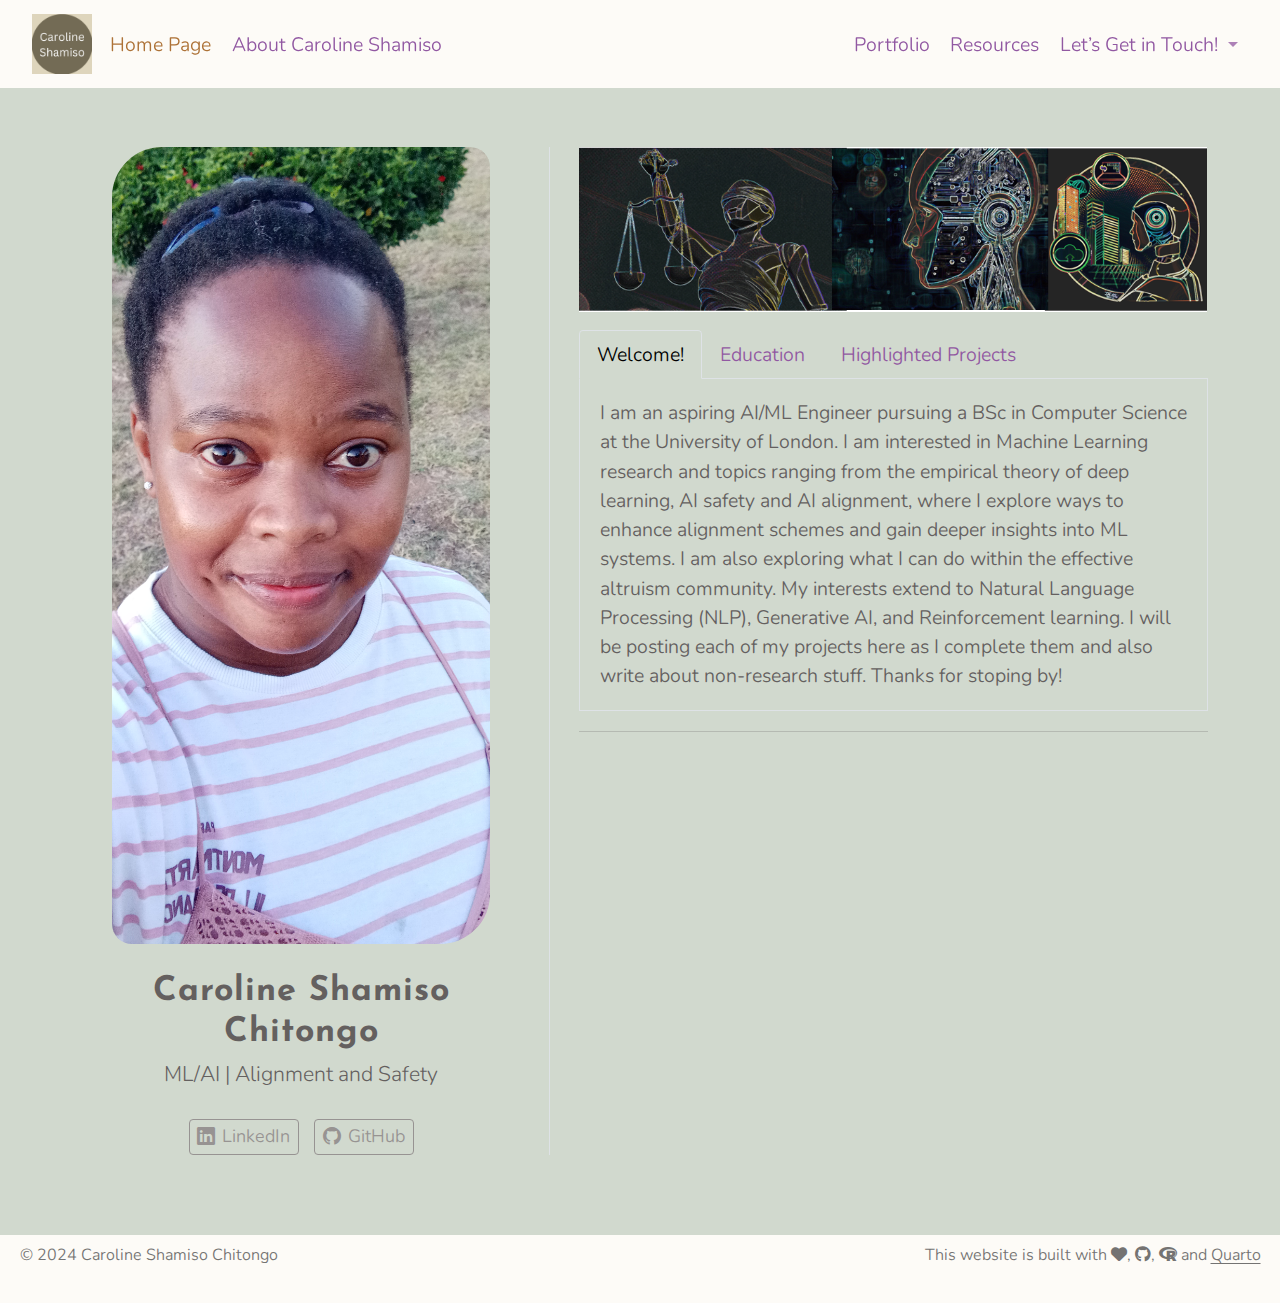
<file: docs/index.html>
<!DOCTYPE html>
<html xmlns="http://www.w3.org/1999/xhtml" lang="en" xml:lang="en"><head>

<meta charset="utf-8">
<meta name="generator" content="quarto-1.4.552">

<meta name="viewport" content="width=device-width, initial-scale=1.0, user-scalable=yes">


<title>Caroline Shamiso Chitongo</title>
<style>
code{white-space: pre-wrap;}
span.smallcaps{font-variant: small-caps;}
div.columns{display: flex; gap: min(4vw, 1.5em);}
div.column{flex: auto; overflow-x: auto;}
div.hanging-indent{margin-left: 1.5em; text-indent: -1.5em;}
ul.task-list{list-style: none;}
ul.task-list li input[type="checkbox"] {
  width: 0.8em;
  margin: 0 0.8em 0.2em -1em; /* quarto-specific, see https://github.com/quarto-dev/quarto-cli/issues/4556 */ 
  vertical-align: middle;
}
</style>


<script src="site_libs/quarto-nav/quarto-nav.js"></script>
<script src="site_libs/quarto-nav/headroom.min.js"></script>
<link href="./images/world_icon.png" rel="icon" type="image/png">
<script src="site_libs/clipboard/clipboard.min.js"></script>
<script src="site_libs/quarto-html/quarto.js"></script>
<script src="site_libs/quarto-html/popper.min.js"></script>
<script src="site_libs/quarto-html/tippy.umd.min.js"></script>
<link href="site_libs/quarto-html/tippy.css" rel="stylesheet">
<link href="site_libs/quarto-html/quarto-syntax-highlighting.css" rel="stylesheet" id="quarto-text-highlighting-styles">
<script src="site_libs/bootstrap/bootstrap.min.js"></script>
<link href="site_libs/bootstrap/bootstrap-icons.css" rel="stylesheet">
<link href="site_libs/bootstrap/bootstrap.min.css" rel="stylesheet" id="quarto-bootstrap" data-mode="light">
<link href="site_libs/quarto-contrib/fontawesome6-0.1.0/all.css" rel="stylesheet">
<link href="site_libs/quarto-contrib/fontawesome6-0.1.0/latex-fontsize.css" rel="stylesheet">
<script id="quarto-search-options" type="application/json">{
  "language": {
    "search-no-results-text": "No results",
    "search-matching-documents-text": "matching documents",
    "search-copy-link-title": "Copy link to search",
    "search-hide-matches-text": "Hide additional matches",
    "search-more-match-text": "more match in this document",
    "search-more-matches-text": "more matches in this document",
    "search-clear-button-title": "Clear",
    "search-text-placeholder": "",
    "search-detached-cancel-button-title": "Cancel",
    "search-submit-button-title": "Submit",
    "search-label": "Search"
  }
}</script>
<script async="" src="https://www.googletagmanager.com/gtag/js?id=G-3YCVJ3TKDX"></script>

<script type="text/javascript">

window.dataLayer = window.dataLayer || [];
function gtag(){dataLayer.push(arguments);}
gtag('js', new Date());
gtag('config', 'G-3YCVJ3TKDX', { 'anonymize_ip': true});
</script>


<link rel="stylesheet" href="styles.css">
<meta property="og:title" content="Caroline Shamiso Chitongo">
<meta property="og:description" content="ML/AI | Alignment and Safety">
</head>

<body class="nav-fixed">

<div id="quarto-search-results"></div>
  <header id="quarto-header" class="headroom fixed-top">
    <nav class="navbar navbar-expand-lg " data-bs-theme="dark">
      <div class="navbar-container container-fluid">
      <div class="navbar-brand-container mx-auto">
    <a href="./index.html" class="navbar-brand navbar-brand-logo">
    <img src="./images/logo_nav.png" alt="" class="navbar-logo">
    </a>
  </div>
          <button class="navbar-toggler" type="button" data-bs-toggle="collapse" data-bs-target="#navbarCollapse" aria-controls="navbarCollapse" aria-expanded="false" aria-label="Toggle navigation" onclick="if (window.quartoToggleHeadroom) { window.quartoToggleHeadroom(); }">
  <span class="navbar-toggler-icon"></span>
</button>
          <div class="collapse navbar-collapse" id="navbarCollapse">
            <ul class="navbar-nav navbar-nav-scroll me-auto">
  <li class="nav-item">
    <a class="nav-link active" href="./index.html" aria-current="page"> 
<span class="menu-text">Home Page</span></a>
  </li>  
  <li class="nav-item">
    <a class="nav-link" href="./about.html"> 
<span class="menu-text">About Caroline Shamiso</span></a>
  </li>  
</ul>
            <ul class="navbar-nav navbar-nav-scroll ms-auto">
  <li class="nav-item">
    <a class="nav-link" href="./posts.html"> 
<span class="menu-text">Portfolio</span></a>
  </li>  
  <li class="nav-item">
    <a class="nav-link" href="./resources.html"> 
<span class="menu-text">Resources</span></a>
  </li>  
  <li class="nav-item dropdown ">
    <a class="nav-link dropdown-toggle" href="#" id="nav-menu-lets-get-in-touch" role="button" data-bs-toggle="dropdown" aria-expanded="false">
 <span class="menu-text">Let’s Get in Touch!</span>
    </a>
    <ul class="dropdown-menu dropdown-menu-end" aria-labelledby="nav-menu-lets-get-in-touch">    
        <li>
    <a class="dropdown-item" href="https://www.linkedin.com/in/caroline-shamiso-chitongo-7724381a8/"><i class="bi bi-linkedin" role="img">
</i> 
 <span class="dropdown-text">LinkedIn</span></a>
  </li>  
        <li>
    <a class="dropdown-item" href="https://github.com/ShamieCC"><i class="bi bi-github" role="img">
</i> 
 <span class="dropdown-text">GitHub</span></a>
  </li>  
        <li>
    <a class="dropdown-item" href="mailto:chitongo.shamiso@gmail.com"><i class="bi bi-envelope" role="img">
</i> 
 <span class="dropdown-text">Email</span></a>
  </li>  
    </ul>
  </li>
</ul>
          </div> <!-- /navcollapse -->
          <div class="quarto-navbar-tools">
</div>
      </div> <!-- /container-fluid -->
    </nav>
</header>
<!-- content -->
<div id="quarto-content" class="quarto-container page-columns page-rows-contents page-layout-full page-navbar">
<!-- sidebar -->
<!-- margin-sidebar -->
    
<!-- main -->
<div class="quarto-about-trestles content column-page">
  <div class="about-entity">
    <img src="images/20220915_175144.jpg" class="about-image
  rounded " style="width: 10cm;">
<header id="title-block-header" class="quarto-title-block default">
<div class="quarto-title">
<h1 class="title">Caroline Shamiso Chitongo</h1>
<p class="subtitle lead">ML/AI | Alignment and Safety</p>
</div>
<div class="quarto-title-meta column-page">
  </div>
</header>
    <div class="about-links">
  <a href="https://www.linkedin.com/in/caroline-shamiso-chitongo-7724381a8/" class="about-link" rel="" target="">
    <i class="bi bi-linkedin"></i>
     <span class="about-link-text">LinkedIn</span>
  </a>
  <a href="https://github.com/ShamieCC" class="about-link" rel="" target="">
    <i class="bi bi-github"></i>
     <span class="about-link-text">GitHub</span>
  </a>
</div>
  </div>
  <div class="about-contents"><main class="content column-page" id="quarto-document-content">
<p><img src="images/aigov.png" class="img-fluid"></p>
<div class="tabset-margin-container"></div><div class="panel-tabset">
<ul class="nav nav-tabs" role="tablist"><li class="nav-item" role="presentation"><a class="nav-link active" id="tabset-1-1-tab" data-bs-toggle="tab" data-bs-target="#tabset-1-1" role="tab" aria-controls="tabset-1-1" aria-selected="true">Welcome!</a></li><li class="nav-item" role="presentation"><a class="nav-link" id="tabset-1-2-tab" data-bs-toggle="tab" data-bs-target="#tabset-1-2" role="tab" aria-controls="tabset-1-2" aria-selected="false">Education</a></li><li class="nav-item" role="presentation"><a class="nav-link" id="tabset-1-3-tab" data-bs-toggle="tab" data-bs-target="#tabset-1-3" role="tab" aria-controls="tabset-1-3" aria-selected="false">Highlighted Projects</a></li></ul>
<div class="tab-content">
<div id="tabset-1-1" class="tab-pane active" role="tabpanel" aria-labelledby="tabset-1-1-tab">
<p>I am an aspiring AI/ML Engineer pursuing a BSc in Computer Science at the University of London. I am interested in Machine Learning research and topics ranging from the empirical theory of deep learning, AI safety and AI alignment, where I explore ways to enhance alignment schemes and gain deeper insights into ML systems. I am also exploring what I can do within the effective altruism community. My interests extend to Natural Language Processing (NLP), Generative AI, and Reinforcement learning. I will be posting each of my projects here as I complete them and also write about non-research stuff. Thanks for stoping by!</p>
</div>
<div id="tabset-1-2" class="tab-pane" role="tabpanel" aria-labelledby="tabset-1-2-tab">
<h4>
Education
</h4>
<p><h7><b><u> <img src="images/uol.png" class="img-fluid" style="width:14.0%"><a href="https://www.london.ac.uk/study/courses/undergraduate/bsc-computer-science">University of London (UoL)</a></u></b></h7><br>Bachelor of Science in Computer Science | 2021 - 2025 <br> Specialization: Machine Learning and Artificial Intelligence <br> Activities: Student Blogger <a href="https://www.london.ac.uk/news-events/student-blog/reflecting-experience-university-london-student-voice-group-member">Highlighted Blog</a> <br></p>
</div>
<div id="tabset-1-3" class="tab-pane" role="tabpanel" aria-labelledby="tabset-1-3-tab">
<h4>
Highlighted Projects
</h4>
<p><b>Title:</b> <a href="https://cohere.com/research/aya">AYA: An Open Science Initiative to Accelerate Multilingual Progress</a><br> <b><u>Role: Independent Researcher (Aya Language Ambassador)</u></b> <br>As one of the quality champions of the AYA dataset, I lead the way in ensuring the textual data contributed to Aya was of high quality including being free of grammatical errors, safe and factually correct, and robust completions to support model training. As a language Ambassador, I helped spread the word about Aya, recruit new contributors, support those contributors to understand the goals of Aya data collection efforts, and celebrate progress.</p>
<p><b>Project:</b> <a href="https://cohere.com/research/papers/aya-dataset-paper-2024-02-13">Aya Dataset</a> , <a href="https://cohere.com/research/aya/aya-at-a-glance.pdf">Aya Journey and Report</a> <img src="images/Ayac.png" class="img-fluid" width="700"> <a href="https://credsverse.com/credentials/932e7f99-38cd-43a8-894c-19a8ccceec68?preview=1">Verify Credential</a></p>
<p><u><b>Description:</b></u> The Aya project is the largest participatory research initiative to date, changing how breakthroughs happen. The research involved 3K independent collaborators across 119 countries, making this the largest open science project to date in the field of machine learning. C4AI is open-sourcing this work to unlock AI research on a global scale. Aya will be made available to the research community to further advance this critical effort. The work provides AI researchers with a first-of-its-kind foundation to support multilingual AI research projects.</p>
</div>
</div>
</div>
<hr>


</main></div>
</div>
 <!-- /main -->
<script id="quarto-html-after-body" type="application/javascript">
window.document.addEventListener("DOMContentLoaded", function (event) {
  const toggleBodyColorMode = (bsSheetEl) => {
    const mode = bsSheetEl.getAttribute("data-mode");
    const bodyEl = window.document.querySelector("body");
    if (mode === "dark") {
      bodyEl.classList.add("quarto-dark");
      bodyEl.classList.remove("quarto-light");
    } else {
      bodyEl.classList.add("quarto-light");
      bodyEl.classList.remove("quarto-dark");
    }
  }
  const toggleBodyColorPrimary = () => {
    const bsSheetEl = window.document.querySelector("link#quarto-bootstrap");
    if (bsSheetEl) {
      toggleBodyColorMode(bsSheetEl);
    }
  }
  toggleBodyColorPrimary();  
  const isCodeAnnotation = (el) => {
    for (const clz of el.classList) {
      if (clz.startsWith('code-annotation-')) {                     
        return true;
      }
    }
    return false;
  }
  const clipboard = new window.ClipboardJS('.code-copy-button', {
    text: function(trigger) {
      const codeEl = trigger.previousElementSibling.cloneNode(true);
      for (const childEl of codeEl.children) {
        if (isCodeAnnotation(childEl)) {
          childEl.remove();
        }
      }
      return codeEl.innerText;
    }
  });
  clipboard.on('success', function(e) {
    // button target
    const button = e.trigger;
    // don't keep focus
    button.blur();
    // flash "checked"
    button.classList.add('code-copy-button-checked');
    var currentTitle = button.getAttribute("title");
    button.setAttribute("title", "Copied!");
    let tooltip;
    if (window.bootstrap) {
      button.setAttribute("data-bs-toggle", "tooltip");
      button.setAttribute("data-bs-placement", "left");
      button.setAttribute("data-bs-title", "Copied!");
      tooltip = new bootstrap.Tooltip(button, 
        { trigger: "manual", 
          customClass: "code-copy-button-tooltip",
          offset: [0, -8]});
      tooltip.show();    
    }
    setTimeout(function() {
      if (tooltip) {
        tooltip.hide();
        button.removeAttribute("data-bs-title");
        button.removeAttribute("data-bs-toggle");
        button.removeAttribute("data-bs-placement");
      }
      button.setAttribute("title", currentTitle);
      button.classList.remove('code-copy-button-checked');
    }, 1000);
    // clear code selection
    e.clearSelection();
  });
    var localhostRegex = new RegExp(/^(?:http|https):\/\/localhost\:?[0-9]*\//);
    var mailtoRegex = new RegExp(/^mailto:/);
      var filterRegex = new RegExp("https:\/\/shamiecc\.github\.io\/");
    var isInternal = (href) => {
        return filterRegex.test(href) || localhostRegex.test(href) || mailtoRegex.test(href);
    }
    // Inspect non-navigation links and adorn them if external
 	var links = window.document.querySelectorAll('a[href]:not(.nav-link):not(.navbar-brand):not(.toc-action):not(.sidebar-link):not(.sidebar-item-toggle):not(.pagination-link):not(.no-external):not([aria-hidden]):not(.dropdown-item):not(.quarto-navigation-tool)');
    for (var i=0; i<links.length; i++) {
      const link = links[i];
      if (!isInternal(link.href)) {
        // undo the damage that might have been done by quarto-nav.js in the case of
        // links that we want to consider external
        if (link.dataset.originalHref !== undefined) {
          link.href = link.dataset.originalHref;
        }
      }
    }
  function tippyHover(el, contentFn, onTriggerFn, onUntriggerFn) {
    const config = {
      allowHTML: true,
      maxWidth: 500,
      delay: 100,
      arrow: false,
      appendTo: function(el) {
          return el.parentElement;
      },
      interactive: true,
      interactiveBorder: 10,
      theme: 'quarto',
      placement: 'bottom-start',
    };
    if (contentFn) {
      config.content = contentFn;
    }
    if (onTriggerFn) {
      config.onTrigger = onTriggerFn;
    }
    if (onUntriggerFn) {
      config.onUntrigger = onUntriggerFn;
    }
    window.tippy(el, config); 
  }
  const noterefs = window.document.querySelectorAll('a[role="doc-noteref"]');
  for (var i=0; i<noterefs.length; i++) {
    const ref = noterefs[i];
    tippyHover(ref, function() {
      // use id or data attribute instead here
      let href = ref.getAttribute('data-footnote-href') || ref.getAttribute('href');
      try { href = new URL(href).hash; } catch {}
      const id = href.replace(/^#\/?/, "");
      const note = window.document.getElementById(id);
      if (note) {
        return note.innerHTML;
      } else {
        return "";
      }
    });
  }
  const xrefs = window.document.querySelectorAll('a.quarto-xref');
  const processXRef = (id, note) => {
    // Strip column container classes
    const stripColumnClz = (el) => {
      el.classList.remove("page-full", "page-columns");
      if (el.children) {
        for (const child of el.children) {
          stripColumnClz(child);
        }
      }
    }
    stripColumnClz(note)
    if (id === null || id.startsWith('sec-')) {
      // Special case sections, only their first couple elements
      const container = document.createElement("div");
      if (note.children && note.children.length > 2) {
        container.appendChild(note.children[0].cloneNode(true));
        for (let i = 1; i < note.children.length; i++) {
          const child = note.children[i];
          if (child.tagName === "P" && child.innerText === "") {
            continue;
          } else {
            container.appendChild(child.cloneNode(true));
            break;
          }
        }
        if (window.Quarto?.typesetMath) {
          window.Quarto.typesetMath(container);
        }
        return container.innerHTML
      } else {
        if (window.Quarto?.typesetMath) {
          window.Quarto.typesetMath(note);
        }
        return note.innerHTML;
      }
    } else {
      // Remove any anchor links if they are present
      const anchorLink = note.querySelector('a.anchorjs-link');
      if (anchorLink) {
        anchorLink.remove();
      }
      if (window.Quarto?.typesetMath) {
        window.Quarto.typesetMath(note);
      }
      // TODO in 1.5, we should make sure this works without a callout special case
      if (note.classList.contains("callout")) {
        return note.outerHTML;
      } else {
        return note.innerHTML;
      }
    }
  }
  for (var i=0; i<xrefs.length; i++) {
    const xref = xrefs[i];
    tippyHover(xref, undefined, function(instance) {
      instance.disable();
      let url = xref.getAttribute('href');
      let hash = undefined; 
      if (url.startsWith('#')) {
        hash = url;
      } else {
        try { hash = new URL(url).hash; } catch {}
      }
      if (hash) {
        const id = hash.replace(/^#\/?/, "");
        const note = window.document.getElementById(id);
        if (note !== null) {
          try {
            const html = processXRef(id, note.cloneNode(true));
            instance.setContent(html);
          } finally {
            instance.enable();
            instance.show();
          }
        } else {
          // See if we can fetch this
          fetch(url.split('#')[0])
          .then(res => res.text())
          .then(html => {
            const parser = new DOMParser();
            const htmlDoc = parser.parseFromString(html, "text/html");
            const note = htmlDoc.getElementById(id);
            if (note !== null) {
              const html = processXRef(id, note);
              instance.setContent(html);
            } 
          }).finally(() => {
            instance.enable();
            instance.show();
          });
        }
      } else {
        // See if we can fetch a full url (with no hash to target)
        // This is a special case and we should probably do some content thinning / targeting
        fetch(url)
        .then(res => res.text())
        .then(html => {
          const parser = new DOMParser();
          const htmlDoc = parser.parseFromString(html, "text/html");
          const note = htmlDoc.querySelector('main.content');
          if (note !== null) {
            // This should only happen for chapter cross references
            // (since there is no id in the URL)
            // remove the first header
            if (note.children.length > 0 && note.children[0].tagName === "HEADER") {
              note.children[0].remove();
            }
            const html = processXRef(null, note);
            instance.setContent(html);
          } 
        }).finally(() => {
          instance.enable();
          instance.show();
        });
      }
    }, function(instance) {
    });
  }
      let selectedAnnoteEl;
      const selectorForAnnotation = ( cell, annotation) => {
        let cellAttr = 'data-code-cell="' + cell + '"';
        let lineAttr = 'data-code-annotation="' +  annotation + '"';
        const selector = 'span[' + cellAttr + '][' + lineAttr + ']';
        return selector;
      }
      const selectCodeLines = (annoteEl) => {
        const doc = window.document;
        const targetCell = annoteEl.getAttribute("data-target-cell");
        const targetAnnotation = annoteEl.getAttribute("data-target-annotation");
        const annoteSpan = window.document.querySelector(selectorForAnnotation(targetCell, targetAnnotation));
        const lines = annoteSpan.getAttribute("data-code-lines").split(",");
        const lineIds = lines.map((line) => {
          return targetCell + "-" + line;
        })
        let top = null;
        let height = null;
        let parent = null;
        if (lineIds.length > 0) {
            //compute the position of the single el (top and bottom and make a div)
            const el = window.document.getElementById(lineIds[0]);
            top = el.offsetTop;
            height = el.offsetHeight;
            parent = el.parentElement.parentElement;
          if (lineIds.length > 1) {
            const lastEl = window.document.getElementById(lineIds[lineIds.length - 1]);
            const bottom = lastEl.offsetTop + lastEl.offsetHeight;
            height = bottom - top;
          }
          if (top !== null && height !== null && parent !== null) {
            // cook up a div (if necessary) and position it 
            let div = window.document.getElementById("code-annotation-line-highlight");
            if (div === null) {
              div = window.document.createElement("div");
              div.setAttribute("id", "code-annotation-line-highlight");
              div.style.position = 'absolute';
              parent.appendChild(div);
            }
            div.style.top = top - 2 + "px";
            div.style.height = height + 4 + "px";
            div.style.left = 0;
            let gutterDiv = window.document.getElementById("code-annotation-line-highlight-gutter");
            if (gutterDiv === null) {
              gutterDiv = window.document.createElement("div");
              gutterDiv.setAttribute("id", "code-annotation-line-highlight-gutter");
              gutterDiv.style.position = 'absolute';
              const codeCell = window.document.getElementById(targetCell);
              const gutter = codeCell.querySelector('.code-annotation-gutter');
              gutter.appendChild(gutterDiv);
            }
            gutterDiv.style.top = top - 2 + "px";
            gutterDiv.style.height = height + 4 + "px";
          }
          selectedAnnoteEl = annoteEl;
        }
      };
      const unselectCodeLines = () => {
        const elementsIds = ["code-annotation-line-highlight", "code-annotation-line-highlight-gutter"];
        elementsIds.forEach((elId) => {
          const div = window.document.getElementById(elId);
          if (div) {
            div.remove();
          }
        });
        selectedAnnoteEl = undefined;
      };
        // Handle positioning of the toggle
    window.addEventListener(
      "resize",
      throttle(() => {
        elRect = undefined;
        if (selectedAnnoteEl) {
          selectCodeLines(selectedAnnoteEl);
        }
      }, 10)
    );
    function throttle(fn, ms) {
    let throttle = false;
    let timer;
      return (...args) => {
        if(!throttle) { // first call gets through
            fn.apply(this, args);
            throttle = true;
        } else { // all the others get throttled
            if(timer) clearTimeout(timer); // cancel #2
            timer = setTimeout(() => {
              fn.apply(this, args);
              timer = throttle = false;
            }, ms);
        }
      };
    }
      // Attach click handler to the DT
      const annoteDls = window.document.querySelectorAll('dt[data-target-cell]');
      for (const annoteDlNode of annoteDls) {
        annoteDlNode.addEventListener('click', (event) => {
          const clickedEl = event.target;
          if (clickedEl !== selectedAnnoteEl) {
            unselectCodeLines();
            const activeEl = window.document.querySelector('dt[data-target-cell].code-annotation-active');
            if (activeEl) {
              activeEl.classList.remove('code-annotation-active');
            }
            selectCodeLines(clickedEl);
            clickedEl.classList.add('code-annotation-active');
          } else {
            // Unselect the line
            unselectCodeLines();
            clickedEl.classList.remove('code-annotation-active');
          }
        });
      }
  const findCites = (el) => {
    const parentEl = el.parentElement;
    if (parentEl) {
      const cites = parentEl.dataset.cites;
      if (cites) {
        return {
          el,
          cites: cites.split(' ')
        };
      } else {
        return findCites(el.parentElement)
      }
    } else {
      return undefined;
    }
  };
  var bibliorefs = window.document.querySelectorAll('a[role="doc-biblioref"]');
  for (var i=0; i<bibliorefs.length; i++) {
    const ref = bibliorefs[i];
    const citeInfo = findCites(ref);
    if (citeInfo) {
      tippyHover(citeInfo.el, function() {
        var popup = window.document.createElement('div');
        citeInfo.cites.forEach(function(cite) {
          var citeDiv = window.document.createElement('div');
          citeDiv.classList.add('hanging-indent');
          citeDiv.classList.add('csl-entry');
          var biblioDiv = window.document.getElementById('ref-' + cite);
          if (biblioDiv) {
            citeDiv.innerHTML = biblioDiv.innerHTML;
          }
          popup.appendChild(citeDiv);
        });
        return popup.innerHTML;
      });
    }
  }
});
</script>
</div> <!-- /content -->
<footer class="footer">
  <div class="nav-footer">
    <div class="nav-footer-left">
<p>© 2024 Caroline Shamiso Chitongo</p>
</div>   
    <div class="nav-footer-center">
      &nbsp;
    </div>
    <div class="nav-footer-right">
<p>This website is built with <i class="fa-solid fa-heart" title="a heart" aria-label="heart"></i>, <a href="https://github.com/ShamieCC" target="_blank"><i class="fa-brands fa-github" title="GitHub octocat logo" aria-label="github"></i></a>, <a href="https://www.r-project.org/about.html" target="_blank"><i class="fa-brands fa-r-project" title="R Project" aria-label="r-project"></i></a> and <a href="https://quarto.org/" target="_blank">Quarto</a></p>
</div>
  </div>
</footer>




</body></html>
</file>
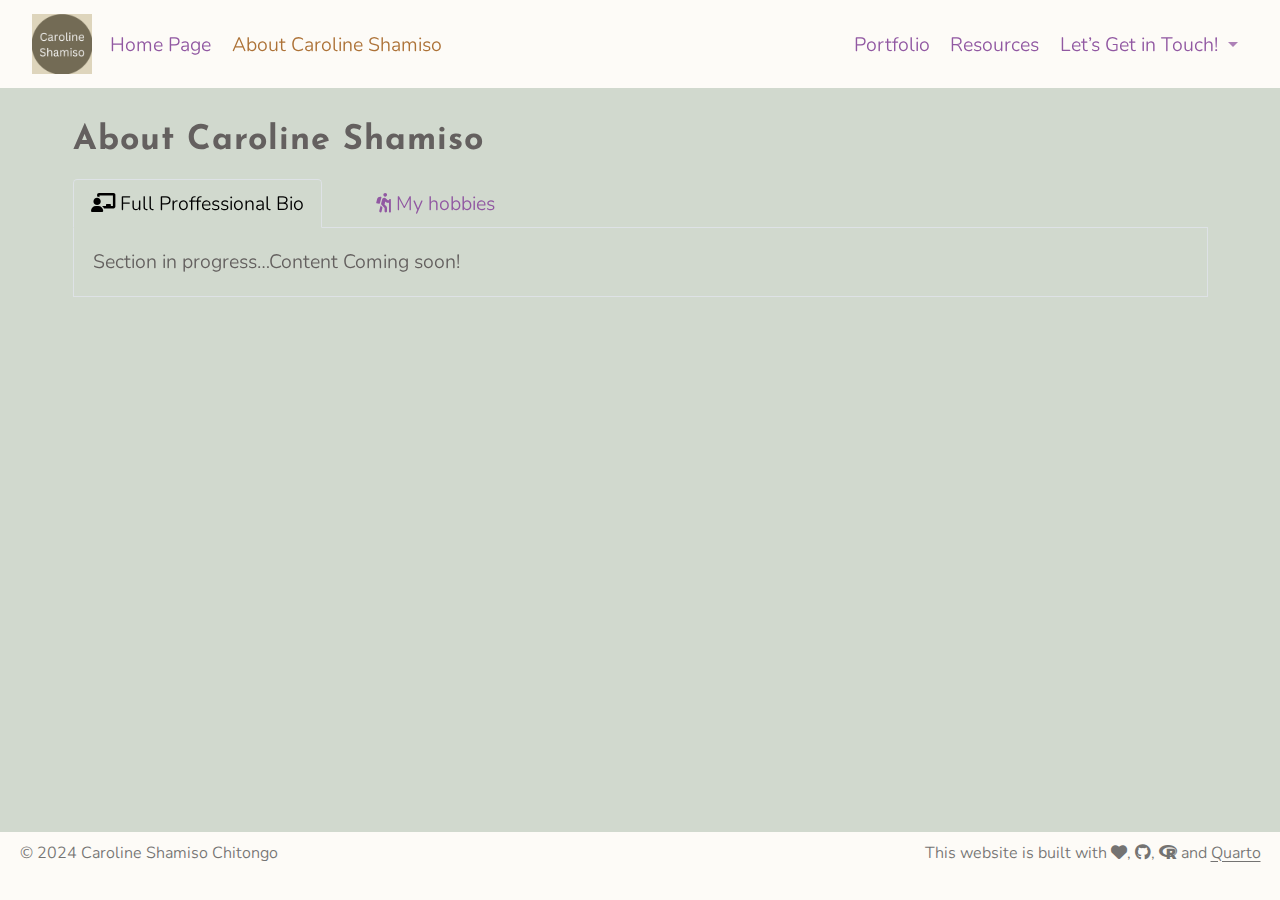
<file: docs/about.html>
<!DOCTYPE html>
<html xmlns="http://www.w3.org/1999/xhtml" lang="en" xml:lang="en"><head>

<meta charset="utf-8">
<meta name="generator" content="quarto-1.4.552">

<meta name="viewport" content="width=device-width, initial-scale=1.0, user-scalable=yes">


<title>About Caroline Shamiso</title>
<style>
code{white-space: pre-wrap;}
span.smallcaps{font-variant: small-caps;}
div.columns{display: flex; gap: min(4vw, 1.5em);}
div.column{flex: auto; overflow-x: auto;}
div.hanging-indent{margin-left: 1.5em; text-indent: -1.5em;}
ul.task-list{list-style: none;}
ul.task-list li input[type="checkbox"] {
  width: 0.8em;
  margin: 0 0.8em 0.2em -1em; /* quarto-specific, see https://github.com/quarto-dev/quarto-cli/issues/4556 */ 
  vertical-align: middle;
}
</style>


<script src="site_libs/quarto-nav/quarto-nav.js"></script>
<script src="site_libs/quarto-nav/headroom.min.js"></script>
<link href="./images/world_icon.png" rel="icon" type="image/png">
<script src="site_libs/clipboard/clipboard.min.js"></script>
<script src="site_libs/quarto-html/quarto.js"></script>
<script src="site_libs/quarto-html/popper.min.js"></script>
<script src="site_libs/quarto-html/tippy.umd.min.js"></script>
<script src="site_libs/quarto-html/anchor.min.js"></script>
<link href="site_libs/quarto-html/tippy.css" rel="stylesheet">
<link href="site_libs/quarto-html/quarto-syntax-highlighting.css" rel="stylesheet" id="quarto-text-highlighting-styles">
<script src="site_libs/bootstrap/bootstrap.min.js"></script>
<link href="site_libs/bootstrap/bootstrap-icons.css" rel="stylesheet">
<link href="site_libs/bootstrap/bootstrap.min.css" rel="stylesheet" id="quarto-bootstrap" data-mode="light">
<link href="site_libs/quarto-contrib/fontawesome6-0.1.0/all.css" rel="stylesheet">
<link href="site_libs/quarto-contrib/fontawesome6-0.1.0/latex-fontsize.css" rel="stylesheet">
<script id="quarto-search-options" type="application/json">{
  "language": {
    "search-no-results-text": "No results",
    "search-matching-documents-text": "matching documents",
    "search-copy-link-title": "Copy link to search",
    "search-hide-matches-text": "Hide additional matches",
    "search-more-match-text": "more match in this document",
    "search-more-matches-text": "more matches in this document",
    "search-clear-button-title": "Clear",
    "search-text-placeholder": "",
    "search-detached-cancel-button-title": "Cancel",
    "search-submit-button-title": "Submit",
    "search-label": "Search"
  }
}</script>
<script async="" src="https://www.googletagmanager.com/gtag/js?id=G-3YCVJ3TKDX"></script>

<script type="text/javascript">

window.dataLayer = window.dataLayer || [];
function gtag(){dataLayer.push(arguments);}
gtag('js', new Date());
gtag('config', 'G-3YCVJ3TKDX', { 'anonymize_ip': true});
</script>


<link rel="stylesheet" href="styles.css">
<meta property="og:title" content="About Caroline Shamiso">
</head>

<body class="nav-fixed">

<div id="quarto-search-results"></div>
  <header id="quarto-header" class="headroom fixed-top">
    <nav class="navbar navbar-expand-lg " data-bs-theme="dark">
      <div class="navbar-container container-fluid">
      <div class="navbar-brand-container mx-auto">
    <a href="./index.html" class="navbar-brand navbar-brand-logo">
    <img src="./images/logo_nav.png" alt="" class="navbar-logo">
    </a>
  </div>
          <button class="navbar-toggler" type="button" data-bs-toggle="collapse" data-bs-target="#navbarCollapse" aria-controls="navbarCollapse" aria-expanded="false" aria-label="Toggle navigation" onclick="if (window.quartoToggleHeadroom) { window.quartoToggleHeadroom(); }">
  <span class="navbar-toggler-icon"></span>
</button>
          <div class="collapse navbar-collapse" id="navbarCollapse">
            <ul class="navbar-nav navbar-nav-scroll me-auto">
  <li class="nav-item">
    <a class="nav-link" href="./index.html"> 
<span class="menu-text">Home Page</span></a>
  </li>  
  <li class="nav-item">
    <a class="nav-link active" href="./about.html" aria-current="page"> 
<span class="menu-text">About Caroline Shamiso</span></a>
  </li>  
</ul>
            <ul class="navbar-nav navbar-nav-scroll ms-auto">
  <li class="nav-item">
    <a class="nav-link" href="./posts.html"> 
<span class="menu-text">Portfolio</span></a>
  </li>  
  <li class="nav-item">
    <a class="nav-link" href="./resources.html"> 
<span class="menu-text">Resources</span></a>
  </li>  
  <li class="nav-item dropdown ">
    <a class="nav-link dropdown-toggle" href="#" id="nav-menu-lets-get-in-touch" role="button" data-bs-toggle="dropdown" aria-expanded="false">
 <span class="menu-text">Let’s Get in Touch!</span>
    </a>
    <ul class="dropdown-menu dropdown-menu-end" aria-labelledby="nav-menu-lets-get-in-touch">    
        <li>
    <a class="dropdown-item" href="https://www.linkedin.com/in/caroline-shamiso-chitongo-7724381a8/"><i class="bi bi-linkedin" role="img">
</i> 
 <span class="dropdown-text">LinkedIn</span></a>
  </li>  
        <li>
    <a class="dropdown-item" href="https://github.com/ShamieCC"><i class="bi bi-github" role="img">
</i> 
 <span class="dropdown-text">GitHub</span></a>
  </li>  
        <li>
    <a class="dropdown-item" href="mailto:chitongo.shamiso@gmail.com"><i class="bi bi-envelope" role="img">
</i> 
 <span class="dropdown-text">Email</span></a>
  </li>  
    </ul>
  </li>
</ul>
          </div> <!-- /navcollapse -->
          <div class="quarto-navbar-tools">
</div>
      </div> <!-- /container-fluid -->
    </nav>
</header>
<!-- content -->
<div id="quarto-content" class="quarto-container page-columns page-rows-contents page-layout-full page-navbar">
<!-- sidebar -->
<!-- margin-sidebar -->
    <div id="quarto-margin-sidebar" class="sidebar margin-sidebar zindex-bottom">
        
    </div>
<!-- main -->
<main class="content column-page" id="quarto-document-content">

<header id="title-block-header" class="quarto-title-block default">
<div class="quarto-title">
<h1 class="title">About Caroline Shamiso</h1>
</div>



<div class="quarto-title-meta column-page">

    
  
    
  </div>
  


</header>


<div class="tabset-margin-container"></div><div class="panel-tabset">
<ul class="nav nav-tabs" role="tablist"><li class="nav-item" role="presentation"><a class="nav-link active" id="tabset-1-1-tab" data-bs-toggle="tab" data-bs-target="#tabset-1-1" role="tab" aria-controls="tabset-1-1" aria-selected="true"><i class="fa-solid fa-chalkboard-teacher" title="A teacher at a chalkboard" aria-label="chalkboard-teacher"></i> Full Proffessional Bio</a></li><li class="nav-item" role="presentation"><a class="nav-link" id="tabset-1-2-tab" data-bs-toggle="tab" data-bs-target="#tabset-1-2" role="tab" aria-controls="tabset-1-2" aria-selected="false"></a></li><li class="nav-item" role="presentation"><a class="nav-link" id="tabset-1-3-tab" data-bs-toggle="tab" data-bs-target="#tabset-1-3" role="tab" aria-controls="tabset-1-3" aria-selected="false"><i class="fa-solid fa-hiking" title="A person with a backpack and trekking pole" aria-label="hiking"></i> My hobbies</a></li></ul>
<div class="tab-content">
<div id="tabset-1-1" class="tab-pane active" role="tabpanel" aria-labelledby="tabset-1-1-tab">
<p>Section in progress…Content Coming soon!</p>
</div>
<div id="tabset-1-2" class="tab-pane" role="tabpanel" aria-labelledby="tabset-1-2-tab">

</div>
<div id="tabset-1-3" class="tab-pane" role="tabpanel" aria-labelledby="tabset-1-3-tab">
<p>Section in progress…photos &amp; data coming soon!</p>
<p><img src="images/w3.jpg" class="img-fluid" width="225"> <img src="images/w4.jpg" class="img-fluid" width="226"></p>
<p><img src="images/w6.jpg" class="img-fluid" width="226"> <img src="images/w7.jpg" class="img-fluid" width="226"></p>
</div>
</div>
</div>



</main> <!-- /main -->
<script id="quarto-html-after-body" type="application/javascript">
window.document.addEventListener("DOMContentLoaded", function (event) {
  const toggleBodyColorMode = (bsSheetEl) => {
    const mode = bsSheetEl.getAttribute("data-mode");
    const bodyEl = window.document.querySelector("body");
    if (mode === "dark") {
      bodyEl.classList.add("quarto-dark");
      bodyEl.classList.remove("quarto-light");
    } else {
      bodyEl.classList.add("quarto-light");
      bodyEl.classList.remove("quarto-dark");
    }
  }
  const toggleBodyColorPrimary = () => {
    const bsSheetEl = window.document.querySelector("link#quarto-bootstrap");
    if (bsSheetEl) {
      toggleBodyColorMode(bsSheetEl);
    }
  }
  toggleBodyColorPrimary();  
  const icon = "";
  const anchorJS = new window.AnchorJS();
  anchorJS.options = {
    placement: 'right',
    icon: icon
  };
  anchorJS.add('.anchored');
  const isCodeAnnotation = (el) => {
    for (const clz of el.classList) {
      if (clz.startsWith('code-annotation-')) {                     
        return true;
      }
    }
    return false;
  }
  const clipboard = new window.ClipboardJS('.code-copy-button', {
    text: function(trigger) {
      const codeEl = trigger.previousElementSibling.cloneNode(true);
      for (const childEl of codeEl.children) {
        if (isCodeAnnotation(childEl)) {
          childEl.remove();
        }
      }
      return codeEl.innerText;
    }
  });
  clipboard.on('success', function(e) {
    // button target
    const button = e.trigger;
    // don't keep focus
    button.blur();
    // flash "checked"
    button.classList.add('code-copy-button-checked');
    var currentTitle = button.getAttribute("title");
    button.setAttribute("title", "Copied!");
    let tooltip;
    if (window.bootstrap) {
      button.setAttribute("data-bs-toggle", "tooltip");
      button.setAttribute("data-bs-placement", "left");
      button.setAttribute("data-bs-title", "Copied!");
      tooltip = new bootstrap.Tooltip(button, 
        { trigger: "manual", 
          customClass: "code-copy-button-tooltip",
          offset: [0, -8]});
      tooltip.show();    
    }
    setTimeout(function() {
      if (tooltip) {
        tooltip.hide();
        button.removeAttribute("data-bs-title");
        button.removeAttribute("data-bs-toggle");
        button.removeAttribute("data-bs-placement");
      }
      button.setAttribute("title", currentTitle);
      button.classList.remove('code-copy-button-checked');
    }, 1000);
    // clear code selection
    e.clearSelection();
  });
    var localhostRegex = new RegExp(/^(?:http|https):\/\/localhost\:?[0-9]*\//);
    var mailtoRegex = new RegExp(/^mailto:/);
      var filterRegex = new RegExp("https:\/\/shamiecc\.github\.io\/");
    var isInternal = (href) => {
        return filterRegex.test(href) || localhostRegex.test(href) || mailtoRegex.test(href);
    }
    // Inspect non-navigation links and adorn them if external
 	var links = window.document.querySelectorAll('a[href]:not(.nav-link):not(.navbar-brand):not(.toc-action):not(.sidebar-link):not(.sidebar-item-toggle):not(.pagination-link):not(.no-external):not([aria-hidden]):not(.dropdown-item):not(.quarto-navigation-tool)');
    for (var i=0; i<links.length; i++) {
      const link = links[i];
      if (!isInternal(link.href)) {
        // undo the damage that might have been done by quarto-nav.js in the case of
        // links that we want to consider external
        if (link.dataset.originalHref !== undefined) {
          link.href = link.dataset.originalHref;
        }
      }
    }
  function tippyHover(el, contentFn, onTriggerFn, onUntriggerFn) {
    const config = {
      allowHTML: true,
      maxWidth: 500,
      delay: 100,
      arrow: false,
      appendTo: function(el) {
          return el.parentElement;
      },
      interactive: true,
      interactiveBorder: 10,
      theme: 'quarto',
      placement: 'bottom-start',
    };
    if (contentFn) {
      config.content = contentFn;
    }
    if (onTriggerFn) {
      config.onTrigger = onTriggerFn;
    }
    if (onUntriggerFn) {
      config.onUntrigger = onUntriggerFn;
    }
    window.tippy(el, config); 
  }
  const noterefs = window.document.querySelectorAll('a[role="doc-noteref"]');
  for (var i=0; i<noterefs.length; i++) {
    const ref = noterefs[i];
    tippyHover(ref, function() {
      // use id or data attribute instead here
      let href = ref.getAttribute('data-footnote-href') || ref.getAttribute('href');
      try { href = new URL(href).hash; } catch {}
      const id = href.replace(/^#\/?/, "");
      const note = window.document.getElementById(id);
      if (note) {
        return note.innerHTML;
      } else {
        return "";
      }
    });
  }
  const xrefs = window.document.querySelectorAll('a.quarto-xref');
  const processXRef = (id, note) => {
    // Strip column container classes
    const stripColumnClz = (el) => {
      el.classList.remove("page-full", "page-columns");
      if (el.children) {
        for (const child of el.children) {
          stripColumnClz(child);
        }
      }
    }
    stripColumnClz(note)
    if (id === null || id.startsWith('sec-')) {
      // Special case sections, only their first couple elements
      const container = document.createElement("div");
      if (note.children && note.children.length > 2) {
        container.appendChild(note.children[0].cloneNode(true));
        for (let i = 1; i < note.children.length; i++) {
          const child = note.children[i];
          if (child.tagName === "P" && child.innerText === "") {
            continue;
          } else {
            container.appendChild(child.cloneNode(true));
            break;
          }
        }
        if (window.Quarto?.typesetMath) {
          window.Quarto.typesetMath(container);
        }
        return container.innerHTML
      } else {
        if (window.Quarto?.typesetMath) {
          window.Quarto.typesetMath(note);
        }
        return note.innerHTML;
      }
    } else {
      // Remove any anchor links if they are present
      const anchorLink = note.querySelector('a.anchorjs-link');
      if (anchorLink) {
        anchorLink.remove();
      }
      if (window.Quarto?.typesetMath) {
        window.Quarto.typesetMath(note);
      }
      // TODO in 1.5, we should make sure this works without a callout special case
      if (note.classList.contains("callout")) {
        return note.outerHTML;
      } else {
        return note.innerHTML;
      }
    }
  }
  for (var i=0; i<xrefs.length; i++) {
    const xref = xrefs[i];
    tippyHover(xref, undefined, function(instance) {
      instance.disable();
      let url = xref.getAttribute('href');
      let hash = undefined; 
      if (url.startsWith('#')) {
        hash = url;
      } else {
        try { hash = new URL(url).hash; } catch {}
      }
      if (hash) {
        const id = hash.replace(/^#\/?/, "");
        const note = window.document.getElementById(id);
        if (note !== null) {
          try {
            const html = processXRef(id, note.cloneNode(true));
            instance.setContent(html);
          } finally {
            instance.enable();
            instance.show();
          }
        } else {
          // See if we can fetch this
          fetch(url.split('#')[0])
          .then(res => res.text())
          .then(html => {
            const parser = new DOMParser();
            const htmlDoc = parser.parseFromString(html, "text/html");
            const note = htmlDoc.getElementById(id);
            if (note !== null) {
              const html = processXRef(id, note);
              instance.setContent(html);
            } 
          }).finally(() => {
            instance.enable();
            instance.show();
          });
        }
      } else {
        // See if we can fetch a full url (with no hash to target)
        // This is a special case and we should probably do some content thinning / targeting
        fetch(url)
        .then(res => res.text())
        .then(html => {
          const parser = new DOMParser();
          const htmlDoc = parser.parseFromString(html, "text/html");
          const note = htmlDoc.querySelector('main.content');
          if (note !== null) {
            // This should only happen for chapter cross references
            // (since there is no id in the URL)
            // remove the first header
            if (note.children.length > 0 && note.children[0].tagName === "HEADER") {
              note.children[0].remove();
            }
            const html = processXRef(null, note);
            instance.setContent(html);
          } 
        }).finally(() => {
          instance.enable();
          instance.show();
        });
      }
    }, function(instance) {
    });
  }
      let selectedAnnoteEl;
      const selectorForAnnotation = ( cell, annotation) => {
        let cellAttr = 'data-code-cell="' + cell + '"';
        let lineAttr = 'data-code-annotation="' +  annotation + '"';
        const selector = 'span[' + cellAttr + '][' + lineAttr + ']';
        return selector;
      }
      const selectCodeLines = (annoteEl) => {
        const doc = window.document;
        const targetCell = annoteEl.getAttribute("data-target-cell");
        const targetAnnotation = annoteEl.getAttribute("data-target-annotation");
        const annoteSpan = window.document.querySelector(selectorForAnnotation(targetCell, targetAnnotation));
        const lines = annoteSpan.getAttribute("data-code-lines").split(",");
        const lineIds = lines.map((line) => {
          return targetCell + "-" + line;
        })
        let top = null;
        let height = null;
        let parent = null;
        if (lineIds.length > 0) {
            //compute the position of the single el (top and bottom and make a div)
            const el = window.document.getElementById(lineIds[0]);
            top = el.offsetTop;
            height = el.offsetHeight;
            parent = el.parentElement.parentElement;
          if (lineIds.length > 1) {
            const lastEl = window.document.getElementById(lineIds[lineIds.length - 1]);
            const bottom = lastEl.offsetTop + lastEl.offsetHeight;
            height = bottom - top;
          }
          if (top !== null && height !== null && parent !== null) {
            // cook up a div (if necessary) and position it 
            let div = window.document.getElementById("code-annotation-line-highlight");
            if (div === null) {
              div = window.document.createElement("div");
              div.setAttribute("id", "code-annotation-line-highlight");
              div.style.position = 'absolute';
              parent.appendChild(div);
            }
            div.style.top = top - 2 + "px";
            div.style.height = height + 4 + "px";
            div.style.left = 0;
            let gutterDiv = window.document.getElementById("code-annotation-line-highlight-gutter");
            if (gutterDiv === null) {
              gutterDiv = window.document.createElement("div");
              gutterDiv.setAttribute("id", "code-annotation-line-highlight-gutter");
              gutterDiv.style.position = 'absolute';
              const codeCell = window.document.getElementById(targetCell);
              const gutter = codeCell.querySelector('.code-annotation-gutter');
              gutter.appendChild(gutterDiv);
            }
            gutterDiv.style.top = top - 2 + "px";
            gutterDiv.style.height = height + 4 + "px";
          }
          selectedAnnoteEl = annoteEl;
        }
      };
      const unselectCodeLines = () => {
        const elementsIds = ["code-annotation-line-highlight", "code-annotation-line-highlight-gutter"];
        elementsIds.forEach((elId) => {
          const div = window.document.getElementById(elId);
          if (div) {
            div.remove();
          }
        });
        selectedAnnoteEl = undefined;
      };
        // Handle positioning of the toggle
    window.addEventListener(
      "resize",
      throttle(() => {
        elRect = undefined;
        if (selectedAnnoteEl) {
          selectCodeLines(selectedAnnoteEl);
        }
      }, 10)
    );
    function throttle(fn, ms) {
    let throttle = false;
    let timer;
      return (...args) => {
        if(!throttle) { // first call gets through
            fn.apply(this, args);
            throttle = true;
        } else { // all the others get throttled
            if(timer) clearTimeout(timer); // cancel #2
            timer = setTimeout(() => {
              fn.apply(this, args);
              timer = throttle = false;
            }, ms);
        }
      };
    }
      // Attach click handler to the DT
      const annoteDls = window.document.querySelectorAll('dt[data-target-cell]');
      for (const annoteDlNode of annoteDls) {
        annoteDlNode.addEventListener('click', (event) => {
          const clickedEl = event.target;
          if (clickedEl !== selectedAnnoteEl) {
            unselectCodeLines();
            const activeEl = window.document.querySelector('dt[data-target-cell].code-annotation-active');
            if (activeEl) {
              activeEl.classList.remove('code-annotation-active');
            }
            selectCodeLines(clickedEl);
            clickedEl.classList.add('code-annotation-active');
          } else {
            // Unselect the line
            unselectCodeLines();
            clickedEl.classList.remove('code-annotation-active');
          }
        });
      }
  const findCites = (el) => {
    const parentEl = el.parentElement;
    if (parentEl) {
      const cites = parentEl.dataset.cites;
      if (cites) {
        return {
          el,
          cites: cites.split(' ')
        };
      } else {
        return findCites(el.parentElement)
      }
    } else {
      return undefined;
    }
  };
  var bibliorefs = window.document.querySelectorAll('a[role="doc-biblioref"]');
  for (var i=0; i<bibliorefs.length; i++) {
    const ref = bibliorefs[i];
    const citeInfo = findCites(ref);
    if (citeInfo) {
      tippyHover(citeInfo.el, function() {
        var popup = window.document.createElement('div');
        citeInfo.cites.forEach(function(cite) {
          var citeDiv = window.document.createElement('div');
          citeDiv.classList.add('hanging-indent');
          citeDiv.classList.add('csl-entry');
          var biblioDiv = window.document.getElementById('ref-' + cite);
          if (biblioDiv) {
            citeDiv.innerHTML = biblioDiv.innerHTML;
          }
          popup.appendChild(citeDiv);
        });
        return popup.innerHTML;
      });
    }
  }
});
</script>
</div> <!-- /content -->
<footer class="footer">
  <div class="nav-footer">
    <div class="nav-footer-left">
<p>© 2024 Caroline Shamiso Chitongo</p>
</div>   
    <div class="nav-footer-center">
      &nbsp;
    </div>
    <div class="nav-footer-right">
<p>This website is built with <i class="fa-solid fa-heart" title="a heart" aria-label="heart"></i>, <a href="https://github.com/ShamieCC" target="_blank"><i class="fa-brands fa-github" title="GitHub octocat logo" aria-label="github"></i></a>, <a href="https://www.r-project.org/about.html" target="_blank"><i class="fa-brands fa-r-project" title="R Project" aria-label="r-project"></i></a> and <a href="https://quarto.org/" target="_blank">Quarto</a></p>
</div>
  </div>
</footer>




</body></html>
</file>
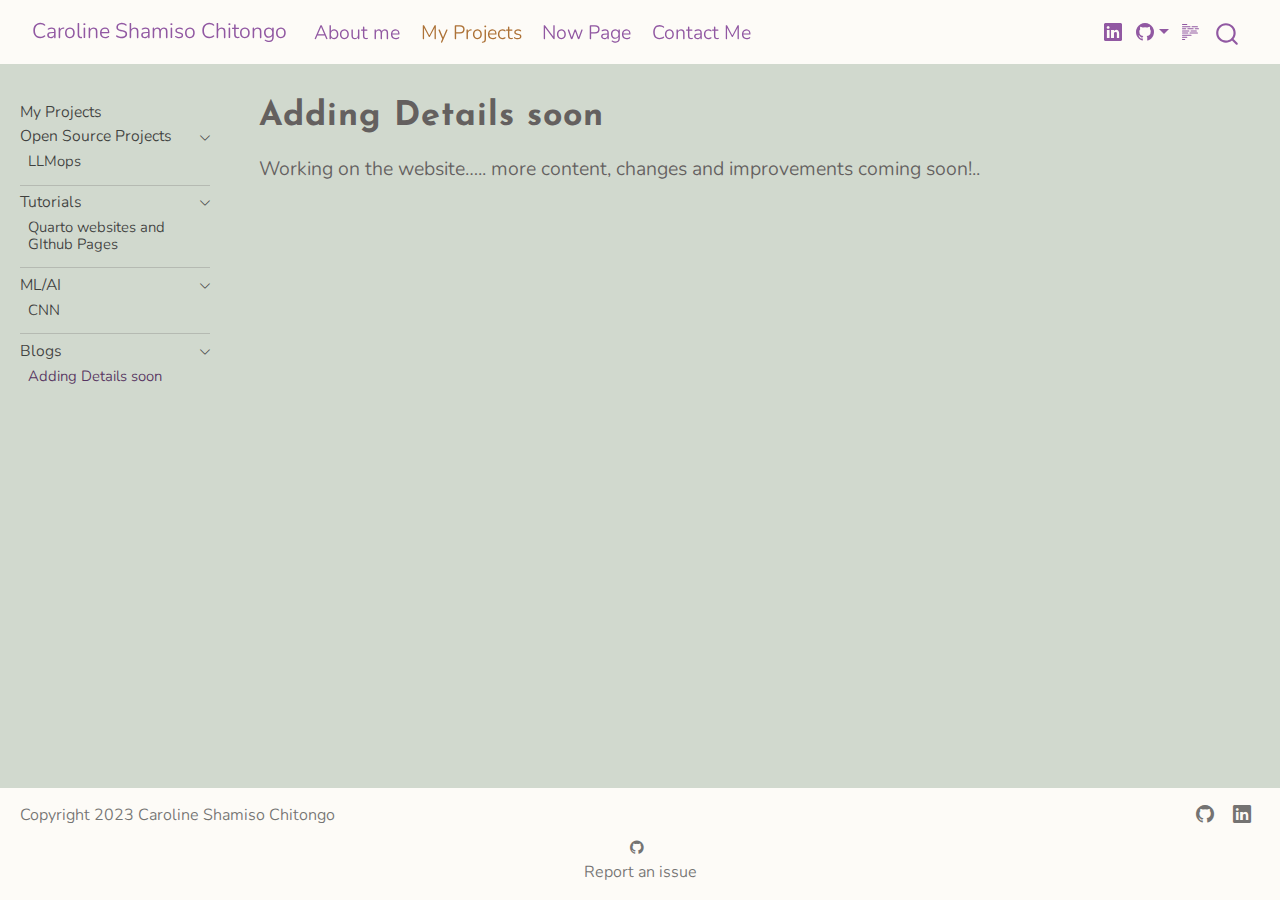
<file: docs/blogs.html>
<!DOCTYPE html>
<html xmlns="http://www.w3.org/1999/xhtml" lang="en" xml:lang="en"><head>

<meta charset="utf-8">
<meta name="generator" content="quarto-1.3.450">

<meta name="viewport" content="width=device-width, initial-scale=1.0, user-scalable=yes">


<title>Caroline Shamiso Chitongo - Adding Details soon</title>
<style>
code{white-space: pre-wrap;}
span.smallcaps{font-variant: small-caps;}
div.columns{display: flex; gap: min(4vw, 1.5em);}
div.column{flex: auto; overflow-x: auto;}
div.hanging-indent{margin-left: 1.5em; text-indent: -1.5em;}
ul.task-list{list-style: none;}
ul.task-list li input[type="checkbox"] {
  width: 0.8em;
  margin: 0 0.8em 0.2em -1em; /* quarto-specific, see https://github.com/quarto-dev/quarto-cli/issues/4556 */ 
  vertical-align: middle;
}
</style>


<script src="site_libs/quarto-nav/quarto-nav.js"></script>
<script src="site_libs/quarto-nav/headroom.min.js"></script>
<script src="site_libs/clipboard/clipboard.min.js"></script>
<script src="site_libs/quarto-search/autocomplete.umd.js"></script>
<script src="site_libs/quarto-search/fuse.min.js"></script>
<script src="site_libs/quarto-search/quarto-search.js"></script>
<meta name="quarto:offset" content="./">
<script src="site_libs/quarto-html/quarto.js"></script>
<script src="site_libs/quarto-html/popper.min.js"></script>
<script src="site_libs/quarto-html/tippy.umd.min.js"></script>
<script src="site_libs/quarto-html/anchor.min.js"></script>
<link href="site_libs/quarto-html/tippy.css" rel="stylesheet">
<link href="site_libs/quarto-html/quarto-syntax-highlighting-dark.css" rel="stylesheet" id="quarto-text-highlighting-styles">
<script src="site_libs/bootstrap/bootstrap.min.js"></script>
<link href="site_libs/bootstrap/bootstrap-icons.css" rel="stylesheet">
<link href="site_libs/bootstrap/bootstrap.min.css" rel="stylesheet" id="quarto-bootstrap" data-mode="dark">
<script id="quarto-search-options" type="application/json">{
  "location": "navbar",
  "copy-button": false,
  "collapse-after": 3,
  "panel-placement": "end",
  "type": "overlay",
  "limit": 20,
  "language": {
    "search-no-results-text": "No results",
    "search-matching-documents-text": "matching documents",
    "search-copy-link-title": "Copy link to search",
    "search-hide-matches-text": "Hide additional matches",
    "search-more-match-text": "more match in this document",
    "search-more-matches-text": "more matches in this document",
    "search-clear-button-title": "Clear",
    "search-detached-cancel-button-title": "Cancel",
    "search-submit-button-title": "Submit",
    "search-label": "Search"
  }
}</script>


<link rel="stylesheet" href="styles.css">
<meta property="og:title" content="Caroline Shamiso Chitongo - Adding Details soon">
<meta property="og:description" content="">
<meta property="og:site-name" content="Caroline Shamiso Chitongo">
</head>

<body class="nav-sidebar docked nav-fixed">

<div id="quarto-search-results"></div>
  <header id="quarto-header" class="headroom fixed-top">
    <nav class="navbar navbar-expand-lg navbar-dark ">
      <div class="navbar-container container-fluid">
      <div class="navbar-brand-container">
    <a class="navbar-brand" href="./index.html">
    <span class="navbar-title">Caroline Shamiso Chitongo</span>
    </a>
  </div>
            <div id="quarto-search" class="" title="Search"></div>
          <button class="navbar-toggler" type="button" data-bs-toggle="collapse" data-bs-target="#navbarCollapse" aria-controls="navbarCollapse" aria-expanded="false" aria-label="Toggle navigation" onclick="if (window.quartoToggleHeadroom) { window.quartoToggleHeadroom(); }">
  <span class="navbar-toggler-icon"></span>
</button>
          <div class="collapse navbar-collapse" id="navbarCollapse">
            <ul class="navbar-nav navbar-nav-scroll me-auto">
  <li class="nav-item">
    <a class="nav-link" href="./about.html" rel="" target="">
 <span class="menu-text">About me</span></a>
  </li>  
  <li class="nav-item">
    <a class="nav-link active" href="./projects.html" rel="" target="" aria-current="page">
 <span class="menu-text">My Projects</span></a>
  </li>  
  <li class="nav-item">
    <a class="nav-link" href="./now_page.html" rel="" target="">
 <span class="menu-text">Now Page</span></a>
  </li>  
  <li class="nav-item">
    <a class="nav-link" href="./donate.html" rel="" target="">
 <span class="menu-text">Contact Me</span></a>
  </li>  
</ul>
            <div class="quarto-navbar-tools ms-auto tools-wide">
    <a href="https://www.linkedin.com/in/caroline-shamiso-chitongo-7724381a8/" rel="" title="" class="quarto-navigation-tool px-1" aria-label=""><i class="bi bi-linkedin"></i></a>
    <div class="dropdown">
      <a href="" title="" id="quarto-navigation-tool-dropdown-0" class="quarto-navigation-tool dropdown-toggle px-1" data-bs-toggle="dropdown" aria-expanded="false" aria-label=""><i class="bi bi-github"></i></a>
      <ul class="dropdown-menu dropdown-menu-end" aria-labelledby="quarto-navigation-tool-dropdown-0">
          <li>
            <a class="dropdown-item quarto-navbar-tools ms-auto-item" href="https://github.com/ShamieCC/ShamieCC.github.io">
            Source code
            </a>
          </li>
      </ul>
    </div>
  <a href="" class="quarto-reader-toggle quarto-navigation-tool px-1" onclick="window.quartoToggleReader(); return false;" title="Toggle reader mode">
  <div class="quarto-reader-toggle-btn">
  <i class="bi"></i>
  </div>
</a>
</div>
          </div> <!-- /navcollapse -->
      </div> <!-- /container-fluid -->
    </nav>
  <nav class="quarto-secondary-nav">
    <div class="container-fluid d-flex">
      <button type="button" class="quarto-btn-toggle btn" data-bs-toggle="collapse" data-bs-target="#quarto-sidebar,#quarto-sidebar-glass" aria-controls="quarto-sidebar" aria-expanded="false" aria-label="Toggle sidebar navigation" onclick="if (window.quartoToggleHeadroom) { window.quartoToggleHeadroom(); }">
        <i class="bi bi-layout-text-sidebar-reverse"></i>
      </button>
      <nav class="quarto-page-breadcrumbs" aria-label="breadcrumb"><ol class="breadcrumb"><li class="breadcrumb-item"><a href="./blogs.html">Blogs</a></li><li class="breadcrumb-item"><a href="./blogs.html">Adding Details soon</a></li></ol></nav>
      <a class="flex-grow-1" role="button" data-bs-toggle="collapse" data-bs-target="#quarto-sidebar,#quarto-sidebar-glass" aria-controls="quarto-sidebar" aria-expanded="false" aria-label="Toggle sidebar navigation" onclick="if (window.quartoToggleHeadroom) { window.quartoToggleHeadroom(); }">      
      </a>
    </div>
  </nav>
</header>
<!-- content -->
<div id="quarto-content" class="quarto-container page-columns page-rows-contents page-layout-article page-navbar">
<!-- sidebar -->
  <nav id="quarto-sidebar" class="sidebar collapse collapse-horizontal sidebar-navigation docked overflow-auto">
    <div class="sidebar-menu-container"> 
    <ul class="list-unstyled mt-1">
        <li class="sidebar-item">
  <div class="sidebar-item-container"> 
  <a href="./projects.html" class="sidebar-item-text sidebar-link">
 <span class="menu-text">My Projects</span></a>
  </div>
</li>
        <li class="sidebar-item sidebar-item-section">
      <div class="sidebar-item-container"> 
            <a class="sidebar-item-text sidebar-link text-start" data-bs-toggle="collapse" data-bs-target="#quarto-sidebar-section-1" aria-expanded="true">
 <span class="menu-text">Open Source Projects</span></a>
          <a class="sidebar-item-toggle text-start" data-bs-toggle="collapse" data-bs-target="#quarto-sidebar-section-1" aria-expanded="true" aria-label="Toggle section">
            <i class="bi bi-chevron-right ms-2"></i>
          </a> 
      </div>
      <ul id="quarto-sidebar-section-1" class="collapse list-unstyled sidebar-section depth1 show">  
          <li class="sidebar-item">
  <div class="sidebar-item-container"> 
  <a href="./gen_ai.html" class="sidebar-item-text sidebar-link">
 <span class="menu-text">LLMops</span></a>
  </div>
</li>
      </ul>
  </li>
        <li class="px-0"><hr class="sidebar-divider hi "></li>
        <li class="sidebar-item sidebar-item-section">
      <div class="sidebar-item-container"> 
            <a class="sidebar-item-text sidebar-link text-start" data-bs-toggle="collapse" data-bs-target="#quarto-sidebar-section-2" aria-expanded="true">
 <span class="menu-text">Tutorials</span></a>
          <a class="sidebar-item-toggle text-start" data-bs-toggle="collapse" data-bs-target="#quarto-sidebar-section-2" aria-expanded="true" aria-label="Toggle section">
            <i class="bi bi-chevron-right ms-2"></i>
          </a> 
      </div>
      <ul id="quarto-sidebar-section-2" class="collapse list-unstyled sidebar-section depth1 show">  
          <li class="sidebar-item">
  <div class="sidebar-item-container"> 
  <a href="./tutorials.html" class="sidebar-item-text sidebar-link">
 <span class="menu-text">Quarto websites and GIthub Pages</span></a>
  </div>
</li>
      </ul>
  </li>
        <li class="px-0"><hr class="sidebar-divider hi "></li>
        <li class="sidebar-item sidebar-item-section">
      <div class="sidebar-item-container"> 
            <a class="sidebar-item-text sidebar-link text-start" data-bs-toggle="collapse" data-bs-target="#quarto-sidebar-section-3" aria-expanded="true">
 <span class="menu-text">ML/AI</span></a>
          <a class="sidebar-item-toggle text-start" data-bs-toggle="collapse" data-bs-target="#quarto-sidebar-section-3" aria-expanded="true" aria-label="Toggle section">
            <i class="bi bi-chevron-right ms-2"></i>
          </a> 
      </div>
      <ul id="quarto-sidebar-section-3" class="collapse list-unstyled sidebar-section depth1 show">  
          <li class="sidebar-item">
  <div class="sidebar-item-container"> 
  <a href="./deepl.html" class="sidebar-item-text sidebar-link">
 <span class="menu-text">CNN</span></a>
  </div>
</li>
      </ul>
  </li>
        <li class="px-0"><hr class="sidebar-divider hi "></li>
        <li class="sidebar-item sidebar-item-section">
      <div class="sidebar-item-container"> 
            <a class="sidebar-item-text sidebar-link text-start" data-bs-toggle="collapse" data-bs-target="#quarto-sidebar-section-4" aria-expanded="true">
 <span class="menu-text">Blogs</span></a>
          <a class="sidebar-item-toggle text-start" data-bs-toggle="collapse" data-bs-target="#quarto-sidebar-section-4" aria-expanded="true" aria-label="Toggle section">
            <i class="bi bi-chevron-right ms-2"></i>
          </a> 
      </div>
      <ul id="quarto-sidebar-section-4" class="collapse list-unstyled sidebar-section depth1 show">  
          <li class="sidebar-item">
  <div class="sidebar-item-container"> 
  <a href="./blogs.html" class="sidebar-item-text sidebar-link active">
 <span class="menu-text">Adding Details soon</span></a>
  </div>
</li>
      </ul>
  </li>
    </ul>
    </div>
</nav>
<div id="quarto-sidebar-glass" data-bs-toggle="collapse" data-bs-target="#quarto-sidebar,#quarto-sidebar-glass"></div>
<!-- margin-sidebar -->
    <div id="quarto-margin-sidebar" class="sidebar margin-sidebar">
        
    </div>
<!-- main -->
<main class="content" id="quarto-document-content">

<header id="title-block-header" class="quarto-title-block default">
<div class="quarto-title">
<h1 class="title">Adding Details soon</h1>
</div>



<div class="quarto-title-meta">

    
  
    
  </div>
  

</header>

<p>Working on the website….. more content, changes and improvements coming soon!..</p>



<a onclick="window.scrollTo(0, 0); return false;" role="button" id="quarto-back-to-top"><i class="bi bi-arrow-up"></i> Back to top</a></main> <!-- /main -->
<script id="quarto-html-after-body" type="application/javascript">
window.document.addEventListener("DOMContentLoaded", function (event) {
  const toggleBodyColorMode = (bsSheetEl) => {
    const mode = bsSheetEl.getAttribute("data-mode");
    const bodyEl = window.document.querySelector("body");
    if (mode === "dark") {
      bodyEl.classList.add("quarto-dark");
      bodyEl.classList.remove("quarto-light");
    } else {
      bodyEl.classList.add("quarto-light");
      bodyEl.classList.remove("quarto-dark");
    }
  }
  const toggleBodyColorPrimary = () => {
    const bsSheetEl = window.document.querySelector("link#quarto-bootstrap");
    if (bsSheetEl) {
      toggleBodyColorMode(bsSheetEl);
    }
  }
  toggleBodyColorPrimary();  
  const icon = "";
  const anchorJS = new window.AnchorJS();
  anchorJS.options = {
    placement: 'right',
    icon: icon
  };
  anchorJS.add('.anchored');
  const isCodeAnnotation = (el) => {
    for (const clz of el.classList) {
      if (clz.startsWith('code-annotation-')) {                     
        return true;
      }
    }
    return false;
  }
  const clipboard = new window.ClipboardJS('.code-copy-button', {
    text: function(trigger) {
      const codeEl = trigger.previousElementSibling.cloneNode(true);
      for (const childEl of codeEl.children) {
        if (isCodeAnnotation(childEl)) {
          childEl.remove();
        }
      }
      return codeEl.innerText;
    }
  });
  clipboard.on('success', function(e) {
    // button target
    const button = e.trigger;
    // don't keep focus
    button.blur();
    // flash "checked"
    button.classList.add('code-copy-button-checked');
    var currentTitle = button.getAttribute("title");
    button.setAttribute("title", "Copied!");
    let tooltip;
    if (window.bootstrap) {
      button.setAttribute("data-bs-toggle", "tooltip");
      button.setAttribute("data-bs-placement", "left");
      button.setAttribute("data-bs-title", "Copied!");
      tooltip = new bootstrap.Tooltip(button, 
        { trigger: "manual", 
          customClass: "code-copy-button-tooltip",
          offset: [0, -8]});
      tooltip.show();    
    }
    setTimeout(function() {
      if (tooltip) {
        tooltip.hide();
        button.removeAttribute("data-bs-title");
        button.removeAttribute("data-bs-toggle");
        button.removeAttribute("data-bs-placement");
      }
      button.setAttribute("title", currentTitle);
      button.classList.remove('code-copy-button-checked');
    }, 1000);
    // clear code selection
    e.clearSelection();
  });
  function tippyHover(el, contentFn) {
    const config = {
      allowHTML: true,
      content: contentFn,
      maxWidth: 500,
      delay: 100,
      arrow: false,
      appendTo: function(el) {
          return el.parentElement;
      },
      interactive: true,
      interactiveBorder: 10,
      theme: 'quarto',
      placement: 'bottom-start'
    };
    window.tippy(el, config); 
  }
  const noterefs = window.document.querySelectorAll('a[role="doc-noteref"]');
  for (var i=0; i<noterefs.length; i++) {
    const ref = noterefs[i];
    tippyHover(ref, function() {
      // use id or data attribute instead here
      let href = ref.getAttribute('data-footnote-href') || ref.getAttribute('href');
      try { href = new URL(href).hash; } catch {}
      const id = href.replace(/^#\/?/, "");
      const note = window.document.getElementById(id);
      return note.innerHTML;
    });
  }
      let selectedAnnoteEl;
      const selectorForAnnotation = ( cell, annotation) => {
        let cellAttr = 'data-code-cell="' + cell + '"';
        let lineAttr = 'data-code-annotation="' +  annotation + '"';
        const selector = 'span[' + cellAttr + '][' + lineAttr + ']';
        return selector;
      }
      const selectCodeLines = (annoteEl) => {
        const doc = window.document;
        const targetCell = annoteEl.getAttribute("data-target-cell");
        const targetAnnotation = annoteEl.getAttribute("data-target-annotation");
        const annoteSpan = window.document.querySelector(selectorForAnnotation(targetCell, targetAnnotation));
        const lines = annoteSpan.getAttribute("data-code-lines").split(",");
        const lineIds = lines.map((line) => {
          return targetCell + "-" + line;
        })
        let top = null;
        let height = null;
        let parent = null;
        if (lineIds.length > 0) {
            //compute the position of the single el (top and bottom and make a div)
            const el = window.document.getElementById(lineIds[0]);
            top = el.offsetTop;
            height = el.offsetHeight;
            parent = el.parentElement.parentElement;
          if (lineIds.length > 1) {
            const lastEl = window.document.getElementById(lineIds[lineIds.length - 1]);
            const bottom = lastEl.offsetTop + lastEl.offsetHeight;
            height = bottom - top;
          }
          if (top !== null && height !== null && parent !== null) {
            // cook up a div (if necessary) and position it 
            let div = window.document.getElementById("code-annotation-line-highlight");
            if (div === null) {
              div = window.document.createElement("div");
              div.setAttribute("id", "code-annotation-line-highlight");
              div.style.position = 'absolute';
              parent.appendChild(div);
            }
            div.style.top = top - 2 + "px";
            div.style.height = height + 4 + "px";
            let gutterDiv = window.document.getElementById("code-annotation-line-highlight-gutter");
            if (gutterDiv === null) {
              gutterDiv = window.document.createElement("div");
              gutterDiv.setAttribute("id", "code-annotation-line-highlight-gutter");
              gutterDiv.style.position = 'absolute';
              const codeCell = window.document.getElementById(targetCell);
              const gutter = codeCell.querySelector('.code-annotation-gutter');
              gutter.appendChild(gutterDiv);
            }
            gutterDiv.style.top = top - 2 + "px";
            gutterDiv.style.height = height + 4 + "px";
          }
          selectedAnnoteEl = annoteEl;
        }
      };
      const unselectCodeLines = () => {
        const elementsIds = ["code-annotation-line-highlight", "code-annotation-line-highlight-gutter"];
        elementsIds.forEach((elId) => {
          const div = window.document.getElementById(elId);
          if (div) {
            div.remove();
          }
        });
        selectedAnnoteEl = undefined;
      };
      // Attach click handler to the DT
      const annoteDls = window.document.querySelectorAll('dt[data-target-cell]');
      for (const annoteDlNode of annoteDls) {
        annoteDlNode.addEventListener('click', (event) => {
          const clickedEl = event.target;
          if (clickedEl !== selectedAnnoteEl) {
            unselectCodeLines();
            const activeEl = window.document.querySelector('dt[data-target-cell].code-annotation-active');
            if (activeEl) {
              activeEl.classList.remove('code-annotation-active');
            }
            selectCodeLines(clickedEl);
            clickedEl.classList.add('code-annotation-active');
          } else {
            // Unselect the line
            unselectCodeLines();
            clickedEl.classList.remove('code-annotation-active');
          }
        });
      }
  const findCites = (el) => {
    const parentEl = el.parentElement;
    if (parentEl) {
      const cites = parentEl.dataset.cites;
      if (cites) {
        return {
          el,
          cites: cites.split(' ')
        };
      } else {
        return findCites(el.parentElement)
      }
    } else {
      return undefined;
    }
  };
  var bibliorefs = window.document.querySelectorAll('a[role="doc-biblioref"]');
  for (var i=0; i<bibliorefs.length; i++) {
    const ref = bibliorefs[i];
    const citeInfo = findCites(ref);
    if (citeInfo) {
      tippyHover(citeInfo.el, function() {
        var popup = window.document.createElement('div');
        citeInfo.cites.forEach(function(cite) {
          var citeDiv = window.document.createElement('div');
          citeDiv.classList.add('hanging-indent');
          citeDiv.classList.add('csl-entry');
          var biblioDiv = window.document.getElementById('ref-' + cite);
          if (biblioDiv) {
            citeDiv.innerHTML = biblioDiv.innerHTML;
          }
          popup.appendChild(citeDiv);
        });
        return popup.innerHTML;
      });
    }
  }
});
</script>
</div> <!-- /content -->
<footer class="footer">
  <div class="nav-footer">
    <div class="nav-footer-left">Copyright 2023 Caroline Shamiso Chitongo</div>   
    <div class="nav-footer-center">
      &nbsp;
    <div class="toc-actions"><div><i class="bi bi-github"></i></div><div class="action-links"><p><a href="https://github.com/ShamieCC/ShamieCC.github.io/issues/new" class="toc-action">Report an issue</a></p></div></div></div>
    <div class="nav-footer-right">
      <ul class="footer-items list-unstyled">
    <li class="nav-item compact">
    <a class="nav-link" href="https://shamiecc.github.io/">
      <i class="bi bi-github" role="img">
</i> 
    </a>
  </li>  
    <li class="nav-item compact">
    <a class="nav-link" href="https://www.linkedin.com/in/caroline-shamiso-chitongo-7724381a8/">
      <i class="bi bi-linkedin" role="img">
</i> 
    </a>
  </li>  
</ul>
    </div>
  </div>
</footer>



</body></html>
</file>
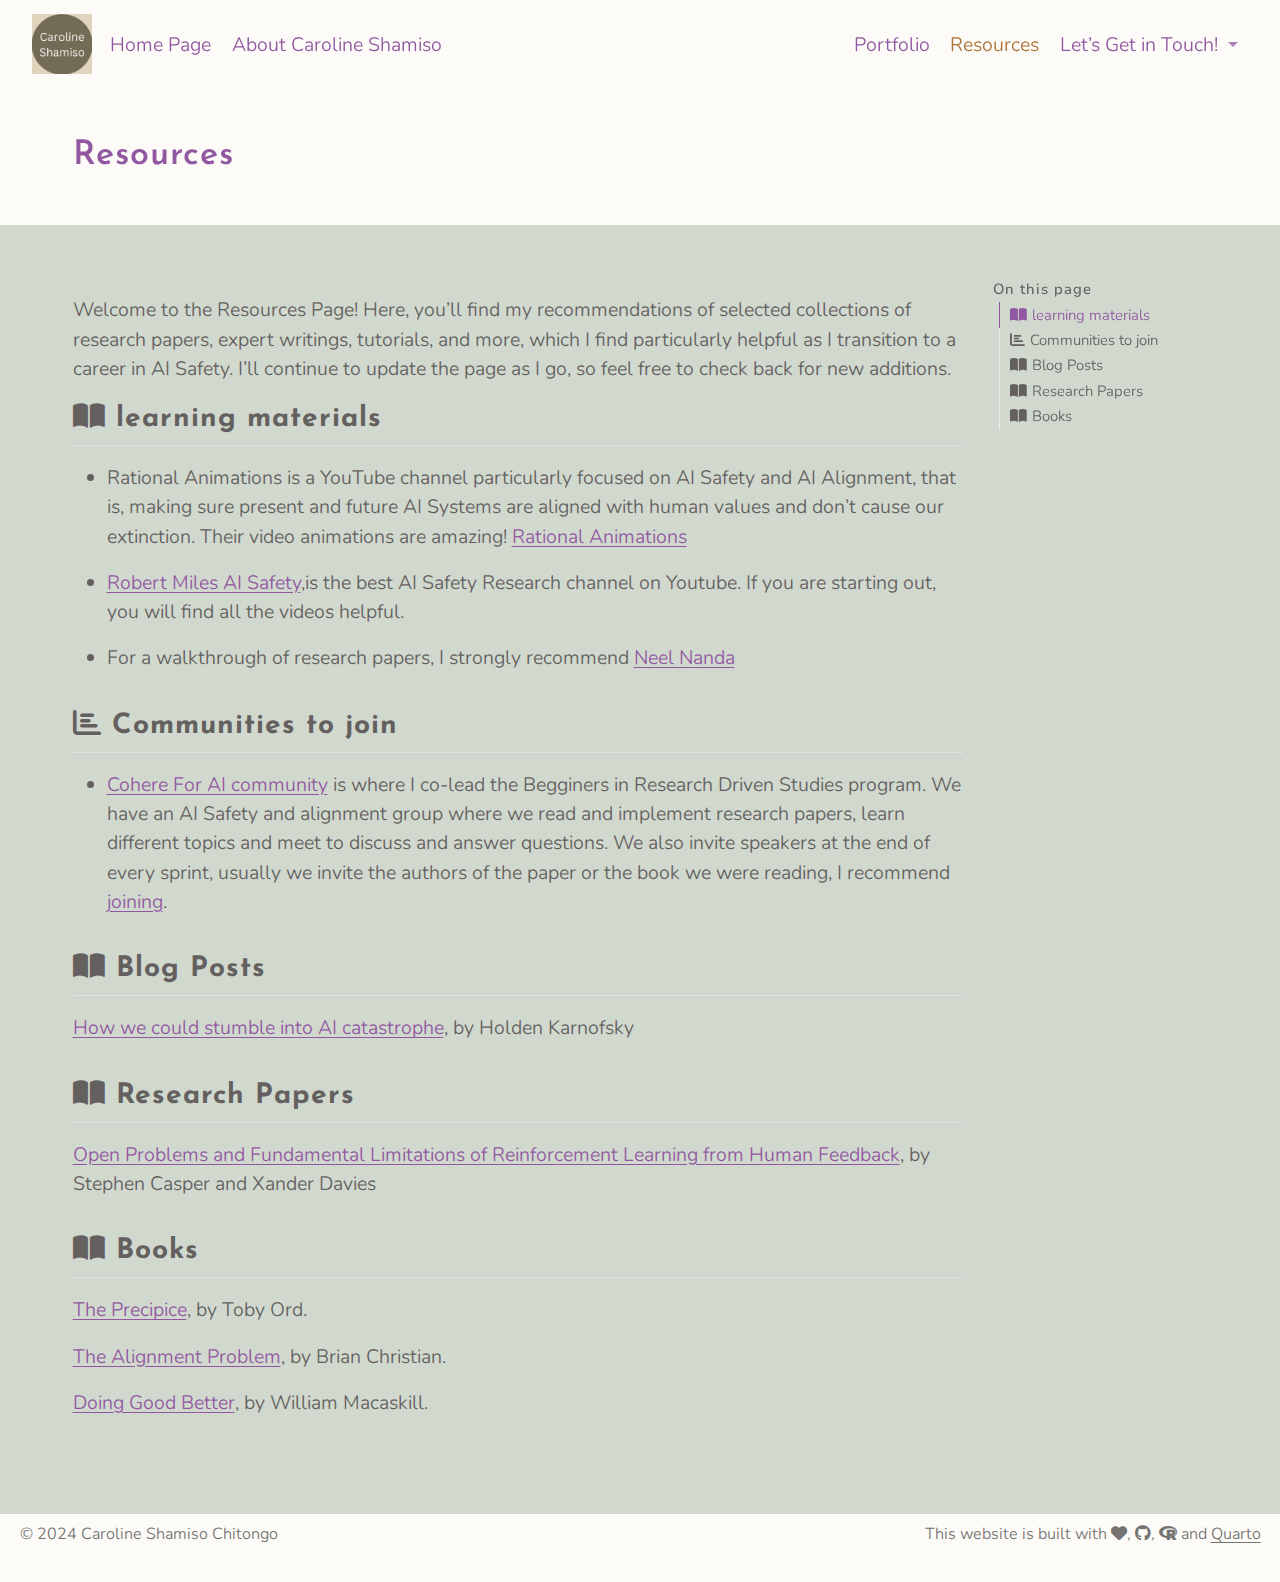
<file: docs/resources.html>
<!DOCTYPE html>
<html xmlns="http://www.w3.org/1999/xhtml" lang="en" xml:lang="en"><head>

<meta charset="utf-8">
<meta name="generator" content="quarto-1.4.552">

<meta name="viewport" content="width=device-width, initial-scale=1.0, user-scalable=yes">


<title>Resources</title>
<style>
code{white-space: pre-wrap;}
span.smallcaps{font-variant: small-caps;}
div.columns{display: flex; gap: min(4vw, 1.5em);}
div.column{flex: auto; overflow-x: auto;}
div.hanging-indent{margin-left: 1.5em; text-indent: -1.5em;}
ul.task-list{list-style: none;}
ul.task-list li input[type="checkbox"] {
  width: 0.8em;
  margin: 0 0.8em 0.2em -1em; /* quarto-specific, see https://github.com/quarto-dev/quarto-cli/issues/4556 */ 
  vertical-align: middle;
}
</style>


<script src="site_libs/quarto-nav/quarto-nav.js"></script>
<script src="site_libs/quarto-nav/headroom.min.js"></script>
<link href="./images/world_icon.png" rel="icon" type="image/png">
<script src="site_libs/clipboard/clipboard.min.js"></script>
<script src="site_libs/quarto-html/quarto.js"></script>
<script src="site_libs/quarto-html/popper.min.js"></script>
<script src="site_libs/quarto-html/tippy.umd.min.js"></script>
<script src="site_libs/quarto-html/anchor.min.js"></script>
<link href="site_libs/quarto-html/tippy.css" rel="stylesheet">
<link href="site_libs/quarto-html/quarto-syntax-highlighting.css" rel="stylesheet" id="quarto-text-highlighting-styles">
<script src="site_libs/bootstrap/bootstrap.min.js"></script>
<link href="site_libs/bootstrap/bootstrap-icons.css" rel="stylesheet">
<link href="site_libs/bootstrap/bootstrap.min.css" rel="stylesheet" id="quarto-bootstrap" data-mode="light">
<link href="site_libs/quarto-contrib/fontawesome6-0.1.0/all.css" rel="stylesheet">
<link href="site_libs/quarto-contrib/fontawesome6-0.1.0/latex-fontsize.css" rel="stylesheet">
<script id="quarto-search-options" type="application/json">{
  "language": {
    "search-no-results-text": "No results",
    "search-matching-documents-text": "matching documents",
    "search-copy-link-title": "Copy link to search",
    "search-hide-matches-text": "Hide additional matches",
    "search-more-match-text": "more match in this document",
    "search-more-matches-text": "more matches in this document",
    "search-clear-button-title": "Clear",
    "search-text-placeholder": "",
    "search-detached-cancel-button-title": "Cancel",
    "search-submit-button-title": "Submit",
    "search-label": "Search"
  }
}</script>
<script async="" src="https://www.googletagmanager.com/gtag/js?id=G-3YCVJ3TKDX"></script>

<script type="text/javascript">

window.dataLayer = window.dataLayer || [];
function gtag(){dataLayer.push(arguments);}
gtag('js', new Date());
gtag('config', 'G-3YCVJ3TKDX', { 'anonymize_ip': true});
</script>


<link rel="stylesheet" href="styles.css">
<meta property="og:title" content="Resources">
<meta property="og:description" content="">
</head>

<body class="nav-fixed">

<div id="quarto-search-results"></div>
  <header id="quarto-header" class="headroom fixed-top quarto-banner">
    <nav class="navbar navbar-expand-lg " data-bs-theme="dark">
      <div class="navbar-container container-fluid">
      <div class="navbar-brand-container mx-auto">
    <a href="./index.html" class="navbar-brand navbar-brand-logo">
    <img src="./images/logo_nav.png" alt="" class="navbar-logo">
    </a>
  </div>
          <button class="navbar-toggler" type="button" data-bs-toggle="collapse" data-bs-target="#navbarCollapse" aria-controls="navbarCollapse" aria-expanded="false" aria-label="Toggle navigation" onclick="if (window.quartoToggleHeadroom) { window.quartoToggleHeadroom(); }">
  <span class="navbar-toggler-icon"></span>
</button>
          <div class="collapse navbar-collapse" id="navbarCollapse">
            <ul class="navbar-nav navbar-nav-scroll me-auto">
  <li class="nav-item">
    <a class="nav-link" href="./index.html"> 
<span class="menu-text">Home Page</span></a>
  </li>  
  <li class="nav-item">
    <a class="nav-link" href="./about.html"> 
<span class="menu-text">About Caroline Shamiso</span></a>
  </li>  
</ul>
            <ul class="navbar-nav navbar-nav-scroll ms-auto">
  <li class="nav-item">
    <a class="nav-link" href="./posts.html"> 
<span class="menu-text">Portfolio</span></a>
  </li>  
  <li class="nav-item">
    <a class="nav-link active" href="./resources.html" aria-current="page"> 
<span class="menu-text">Resources</span></a>
  </li>  
  <li class="nav-item dropdown ">
    <a class="nav-link dropdown-toggle" href="#" id="nav-menu-lets-get-in-touch" role="button" data-bs-toggle="dropdown" aria-expanded="false">
 <span class="menu-text">Let’s Get in Touch!</span>
    </a>
    <ul class="dropdown-menu dropdown-menu-end" aria-labelledby="nav-menu-lets-get-in-touch">    
        <li>
    <a class="dropdown-item" href="https://www.linkedin.com/in/caroline-shamiso-chitongo-7724381a8/"><i class="bi bi-linkedin" role="img">
</i> 
 <span class="dropdown-text">LinkedIn</span></a>
  </li>  
        <li>
    <a class="dropdown-item" href="https://github.com/ShamieCC"><i class="bi bi-github" role="img">
</i> 
 <span class="dropdown-text">GitHub</span></a>
  </li>  
        <li>
    <a class="dropdown-item" href="mailto:chitongo.shamiso@gmail.com"><i class="bi bi-envelope" role="img">
</i> 
 <span class="dropdown-text">Email</span></a>
  </li>  
    </ul>
  </li>
</ul>
          </div> <!-- /navcollapse -->
          <div class="quarto-navbar-tools">
</div>
      </div> <!-- /container-fluid -->
    </nav>
</header>
<!-- content -->
<header id="title-block-header" class="quarto-title-block default page-columns page-full">
  <div class="quarto-title-banner page-columns page-full">
    <div class="quarto-title column-page-left">
      <h1 class="title">Resources</h1>
                      </div>
  </div>
    
  
  <div class="quarto-title-meta column-page-left">

      
    
      
    </div>
    
  
  </header><div id="quarto-content" class="quarto-container page-columns page-rows-contents page-layout-full page-navbar">
<!-- sidebar -->
<!-- margin-sidebar -->
    <div id="quarto-margin-sidebar" class="sidebar margin-sidebar">
        <nav id="TOC" role="doc-toc" class="toc-active">
    <h2 id="toc-title">On this page</h2>
   
  <ul>
  <li><a href="#learning-materials" id="toc-learning-materials" class="nav-link active" data-scroll-target="#learning-materials"><i class="fa-solid fa-book-open" title="An open book" aria-label="book-open"></i> learning materials</a></li>
  <li><a href="#communities-to-join" id="toc-communities-to-join" class="nav-link" data-scroll-target="#communities-to-join"><i class="fa-solid fa-chart-bar" title="A bar chart" aria-label="chart-bar"></i> Communities to join</a></li>
  <li><a href="#blog-posts" id="toc-blog-posts" class="nav-link" data-scroll-target="#blog-posts"><i class="fa-solid fa-book-open" title="An open book" aria-label="book-open"></i> Blog Posts</a></li>
  <li><a href="#research-papers" id="toc-research-papers" class="nav-link" data-scroll-target="#research-papers"><i class="fa-solid fa-book-open" title="An open book" aria-label="book-open"></i> Research Papers</a></li>
  <li><a href="#books" id="toc-books" class="nav-link" data-scroll-target="#books"><i class="fa-solid fa-book-open" title="An open book" aria-label="book-open"></i> Books</a></li>
  </ul>
</nav>
    </div>
<!-- main -->
<main class="content quarto-banner-title-block column-page-left" id="quarto-document-content">





<p>Welcome to the Resources Page! Here, you’ll find my recommendations of selected collections of research papers, expert writings, tutorials, and more, which I find particularly helpful as I transition to a career in AI Safety. I’ll continue to update the page as I go, so feel free to check back for new additions.</p>
<section id="learning-materials" class="level2">
<h2 class="anchored" data-anchor-id="learning-materials"><i class="fa-solid fa-book-open" title="An open book" aria-label="book-open"></i> learning materials</h2>
<ul>
<li><p>Rational Animations is a YouTube channel particularly focused on AI Safety and AI Alignment, that is, making sure present and future AI Systems are aligned with human values and don’t cause our extinction. Their video animations are amazing! <a href="https://www.youtube.com/@RationalAnimations/community">Rational Animations</a></p></li>
<li><p><a href="https://www.youtube.com/@RobertMilesAI">Robert Miles AI Safety</a>,is the best AI Safety Research channel on Youtube. If you are starting out, you will find all the videos helpful.</p></li>
<li><p>For a walkthrough of research papers, I strongly recommend <a href="https://www.youtube.com/@neelnanda2469">Neel Nanda</a></p></li>
</ul>
</section>
<section id="communities-to-join" class="level2">
<h2 class="anchored" data-anchor-id="communities-to-join"><i class="fa-solid fa-chart-bar" title="A bar chart" aria-label="chart-bar"></i> Communities to join</h2>
<ul>
<li><a href="https://sites.google.com/cohere.com/c4ai-community/community-programs?authuser=0">Cohere For AI community</a> is where I co-lead the Begginers in Research Driven Studies program. We have an AI Safety and alignment group where we read and implement research papers, learn different topics and meet to discuss and answer questions. We also invite speakers at the end of every sprint, usually we invite the authors of the paper or the book we were reading, I recommend <a href="https://share.hsforms.com/10OrjljwpQ52ILJA6ftENIwch5vw">joining</a>.</li>
</ul>
</section>
<section id="blog-posts" class="level2">
<h2 class="anchored" data-anchor-id="blog-posts"><i class="fa-solid fa-book-open" title="An open book" aria-label="book-open"></i> Blog Posts</h2>
<p><a href="https://www.cold-takes.com/how-we-could-stumble-into-ai-catastrophe/">How we could stumble into AI catastrophe</a>, by Holden Karnofsky</p>
</section>
<section id="research-papers" class="level2">
<h2 class="anchored" data-anchor-id="research-papers"><i class="fa-solid fa-book-open" title="An open book" aria-label="book-open"></i> Research Papers</h2>
<p><a href="https://arxiv.org/pdf/2307.15217.pdf">Open Problems and Fundamental Limitations of Reinforcement Learning from Human Feedback</a>, by Stephen Casper and Xander Davies</p>
</section>
<section id="books" class="level2">
<h2 class="anchored" data-anchor-id="books"><i class="fa-solid fa-book-open" title="An open book" aria-label="book-open"></i> Books</h2>
<p><a href="https://theprecipice.com/">The Precipice</a>, by Toby Ord.</p>
<p><a href="https://brianchristian.org/the-alignment-problem/">The Alignment Problem</a>, by Brian Christian.</p>
<p><a href="https://www.effectivealtruism.org/">Doing Good Better</a>, by William Macaskill.</p>


</section>

</main> <!-- /main -->
<script id="quarto-html-after-body" type="application/javascript">
window.document.addEventListener("DOMContentLoaded", function (event) {
  const toggleBodyColorMode = (bsSheetEl) => {
    const mode = bsSheetEl.getAttribute("data-mode");
    const bodyEl = window.document.querySelector("body");
    if (mode === "dark") {
      bodyEl.classList.add("quarto-dark");
      bodyEl.classList.remove("quarto-light");
    } else {
      bodyEl.classList.add("quarto-light");
      bodyEl.classList.remove("quarto-dark");
    }
  }
  const toggleBodyColorPrimary = () => {
    const bsSheetEl = window.document.querySelector("link#quarto-bootstrap");
    if (bsSheetEl) {
      toggleBodyColorMode(bsSheetEl);
    }
  }
  toggleBodyColorPrimary();  
  const icon = "";
  const anchorJS = new window.AnchorJS();
  anchorJS.options = {
    placement: 'right',
    icon: icon
  };
  anchorJS.add('.anchored');
  const isCodeAnnotation = (el) => {
    for (const clz of el.classList) {
      if (clz.startsWith('code-annotation-')) {                     
        return true;
      }
    }
    return false;
  }
  const clipboard = new window.ClipboardJS('.code-copy-button', {
    text: function(trigger) {
      const codeEl = trigger.previousElementSibling.cloneNode(true);
      for (const childEl of codeEl.children) {
        if (isCodeAnnotation(childEl)) {
          childEl.remove();
        }
      }
      return codeEl.innerText;
    }
  });
  clipboard.on('success', function(e) {
    // button target
    const button = e.trigger;
    // don't keep focus
    button.blur();
    // flash "checked"
    button.classList.add('code-copy-button-checked');
    var currentTitle = button.getAttribute("title");
    button.setAttribute("title", "Copied!");
    let tooltip;
    if (window.bootstrap) {
      button.setAttribute("data-bs-toggle", "tooltip");
      button.setAttribute("data-bs-placement", "left");
      button.setAttribute("data-bs-title", "Copied!");
      tooltip = new bootstrap.Tooltip(button, 
        { trigger: "manual", 
          customClass: "code-copy-button-tooltip",
          offset: [0, -8]});
      tooltip.show();    
    }
    setTimeout(function() {
      if (tooltip) {
        tooltip.hide();
        button.removeAttribute("data-bs-title");
        button.removeAttribute("data-bs-toggle");
        button.removeAttribute("data-bs-placement");
      }
      button.setAttribute("title", currentTitle);
      button.classList.remove('code-copy-button-checked');
    }, 1000);
    // clear code selection
    e.clearSelection();
  });
    var localhostRegex = new RegExp(/^(?:http|https):\/\/localhost\:?[0-9]*\//);
    var mailtoRegex = new RegExp(/^mailto:/);
      var filterRegex = new RegExp("https:\/\/shamiecc\.github\.io\/");
    var isInternal = (href) => {
        return filterRegex.test(href) || localhostRegex.test(href) || mailtoRegex.test(href);
    }
    // Inspect non-navigation links and adorn them if external
 	var links = window.document.querySelectorAll('a[href]:not(.nav-link):not(.navbar-brand):not(.toc-action):not(.sidebar-link):not(.sidebar-item-toggle):not(.pagination-link):not(.no-external):not([aria-hidden]):not(.dropdown-item):not(.quarto-navigation-tool)');
    for (var i=0; i<links.length; i++) {
      const link = links[i];
      if (!isInternal(link.href)) {
        // undo the damage that might have been done by quarto-nav.js in the case of
        // links that we want to consider external
        if (link.dataset.originalHref !== undefined) {
          link.href = link.dataset.originalHref;
        }
      }
    }
  function tippyHover(el, contentFn, onTriggerFn, onUntriggerFn) {
    const config = {
      allowHTML: true,
      maxWidth: 500,
      delay: 100,
      arrow: false,
      appendTo: function(el) {
          return el.parentElement;
      },
      interactive: true,
      interactiveBorder: 10,
      theme: 'quarto',
      placement: 'bottom-start',
    };
    if (contentFn) {
      config.content = contentFn;
    }
    if (onTriggerFn) {
      config.onTrigger = onTriggerFn;
    }
    if (onUntriggerFn) {
      config.onUntrigger = onUntriggerFn;
    }
    window.tippy(el, config); 
  }
  const noterefs = window.document.querySelectorAll('a[role="doc-noteref"]');
  for (var i=0; i<noterefs.length; i++) {
    const ref = noterefs[i];
    tippyHover(ref, function() {
      // use id or data attribute instead here
      let href = ref.getAttribute('data-footnote-href') || ref.getAttribute('href');
      try { href = new URL(href).hash; } catch {}
      const id = href.replace(/^#\/?/, "");
      const note = window.document.getElementById(id);
      if (note) {
        return note.innerHTML;
      } else {
        return "";
      }
    });
  }
  const xrefs = window.document.querySelectorAll('a.quarto-xref');
  const processXRef = (id, note) => {
    // Strip column container classes
    const stripColumnClz = (el) => {
      el.classList.remove("page-full", "page-columns");
      if (el.children) {
        for (const child of el.children) {
          stripColumnClz(child);
        }
      }
    }
    stripColumnClz(note)
    if (id === null || id.startsWith('sec-')) {
      // Special case sections, only their first couple elements
      const container = document.createElement("div");
      if (note.children && note.children.length > 2) {
        container.appendChild(note.children[0].cloneNode(true));
        for (let i = 1; i < note.children.length; i++) {
          const child = note.children[i];
          if (child.tagName === "P" && child.innerText === "") {
            continue;
          } else {
            container.appendChild(child.cloneNode(true));
            break;
          }
        }
        if (window.Quarto?.typesetMath) {
          window.Quarto.typesetMath(container);
        }
        return container.innerHTML
      } else {
        if (window.Quarto?.typesetMath) {
          window.Quarto.typesetMath(note);
        }
        return note.innerHTML;
      }
    } else {
      // Remove any anchor links if they are present
      const anchorLink = note.querySelector('a.anchorjs-link');
      if (anchorLink) {
        anchorLink.remove();
      }
      if (window.Quarto?.typesetMath) {
        window.Quarto.typesetMath(note);
      }
      // TODO in 1.5, we should make sure this works without a callout special case
      if (note.classList.contains("callout")) {
        return note.outerHTML;
      } else {
        return note.innerHTML;
      }
    }
  }
  for (var i=0; i<xrefs.length; i++) {
    const xref = xrefs[i];
    tippyHover(xref, undefined, function(instance) {
      instance.disable();
      let url = xref.getAttribute('href');
      let hash = undefined; 
      if (url.startsWith('#')) {
        hash = url;
      } else {
        try { hash = new URL(url).hash; } catch {}
      }
      if (hash) {
        const id = hash.replace(/^#\/?/, "");
        const note = window.document.getElementById(id);
        if (note !== null) {
          try {
            const html = processXRef(id, note.cloneNode(true));
            instance.setContent(html);
          } finally {
            instance.enable();
            instance.show();
          }
        } else {
          // See if we can fetch this
          fetch(url.split('#')[0])
          .then(res => res.text())
          .then(html => {
            const parser = new DOMParser();
            const htmlDoc = parser.parseFromString(html, "text/html");
            const note = htmlDoc.getElementById(id);
            if (note !== null) {
              const html = processXRef(id, note);
              instance.setContent(html);
            } 
          }).finally(() => {
            instance.enable();
            instance.show();
          });
        }
      } else {
        // See if we can fetch a full url (with no hash to target)
        // This is a special case and we should probably do some content thinning / targeting
        fetch(url)
        .then(res => res.text())
        .then(html => {
          const parser = new DOMParser();
          const htmlDoc = parser.parseFromString(html, "text/html");
          const note = htmlDoc.querySelector('main.content');
          if (note !== null) {
            // This should only happen for chapter cross references
            // (since there is no id in the URL)
            // remove the first header
            if (note.children.length > 0 && note.children[0].tagName === "HEADER") {
              note.children[0].remove();
            }
            const html = processXRef(null, note);
            instance.setContent(html);
          } 
        }).finally(() => {
          instance.enable();
          instance.show();
        });
      }
    }, function(instance) {
    });
  }
      let selectedAnnoteEl;
      const selectorForAnnotation = ( cell, annotation) => {
        let cellAttr = 'data-code-cell="' + cell + '"';
        let lineAttr = 'data-code-annotation="' +  annotation + '"';
        const selector = 'span[' + cellAttr + '][' + lineAttr + ']';
        return selector;
      }
      const selectCodeLines = (annoteEl) => {
        const doc = window.document;
        const targetCell = annoteEl.getAttribute("data-target-cell");
        const targetAnnotation = annoteEl.getAttribute("data-target-annotation");
        const annoteSpan = window.document.querySelector(selectorForAnnotation(targetCell, targetAnnotation));
        const lines = annoteSpan.getAttribute("data-code-lines").split(",");
        const lineIds = lines.map((line) => {
          return targetCell + "-" + line;
        })
        let top = null;
        let height = null;
        let parent = null;
        if (lineIds.length > 0) {
            //compute the position of the single el (top and bottom and make a div)
            const el = window.document.getElementById(lineIds[0]);
            top = el.offsetTop;
            height = el.offsetHeight;
            parent = el.parentElement.parentElement;
          if (lineIds.length > 1) {
            const lastEl = window.document.getElementById(lineIds[lineIds.length - 1]);
            const bottom = lastEl.offsetTop + lastEl.offsetHeight;
            height = bottom - top;
          }
          if (top !== null && height !== null && parent !== null) {
            // cook up a div (if necessary) and position it 
            let div = window.document.getElementById("code-annotation-line-highlight");
            if (div === null) {
              div = window.document.createElement("div");
              div.setAttribute("id", "code-annotation-line-highlight");
              div.style.position = 'absolute';
              parent.appendChild(div);
            }
            div.style.top = top - 2 + "px";
            div.style.height = height + 4 + "px";
            div.style.left = 0;
            let gutterDiv = window.document.getElementById("code-annotation-line-highlight-gutter");
            if (gutterDiv === null) {
              gutterDiv = window.document.createElement("div");
              gutterDiv.setAttribute("id", "code-annotation-line-highlight-gutter");
              gutterDiv.style.position = 'absolute';
              const codeCell = window.document.getElementById(targetCell);
              const gutter = codeCell.querySelector('.code-annotation-gutter');
              gutter.appendChild(gutterDiv);
            }
            gutterDiv.style.top = top - 2 + "px";
            gutterDiv.style.height = height + 4 + "px";
          }
          selectedAnnoteEl = annoteEl;
        }
      };
      const unselectCodeLines = () => {
        const elementsIds = ["code-annotation-line-highlight", "code-annotation-line-highlight-gutter"];
        elementsIds.forEach((elId) => {
          const div = window.document.getElementById(elId);
          if (div) {
            div.remove();
          }
        });
        selectedAnnoteEl = undefined;
      };
        // Handle positioning of the toggle
    window.addEventListener(
      "resize",
      throttle(() => {
        elRect = undefined;
        if (selectedAnnoteEl) {
          selectCodeLines(selectedAnnoteEl);
        }
      }, 10)
    );
    function throttle(fn, ms) {
    let throttle = false;
    let timer;
      return (...args) => {
        if(!throttle) { // first call gets through
            fn.apply(this, args);
            throttle = true;
        } else { // all the others get throttled
            if(timer) clearTimeout(timer); // cancel #2
            timer = setTimeout(() => {
              fn.apply(this, args);
              timer = throttle = false;
            }, ms);
        }
      };
    }
      // Attach click handler to the DT
      const annoteDls = window.document.querySelectorAll('dt[data-target-cell]');
      for (const annoteDlNode of annoteDls) {
        annoteDlNode.addEventListener('click', (event) => {
          const clickedEl = event.target;
          if (clickedEl !== selectedAnnoteEl) {
            unselectCodeLines();
            const activeEl = window.document.querySelector('dt[data-target-cell].code-annotation-active');
            if (activeEl) {
              activeEl.classList.remove('code-annotation-active');
            }
            selectCodeLines(clickedEl);
            clickedEl.classList.add('code-annotation-active');
          } else {
            // Unselect the line
            unselectCodeLines();
            clickedEl.classList.remove('code-annotation-active');
          }
        });
      }
  const findCites = (el) => {
    const parentEl = el.parentElement;
    if (parentEl) {
      const cites = parentEl.dataset.cites;
      if (cites) {
        return {
          el,
          cites: cites.split(' ')
        };
      } else {
        return findCites(el.parentElement)
      }
    } else {
      return undefined;
    }
  };
  var bibliorefs = window.document.querySelectorAll('a[role="doc-biblioref"]');
  for (var i=0; i<bibliorefs.length; i++) {
    const ref = bibliorefs[i];
    const citeInfo = findCites(ref);
    if (citeInfo) {
      tippyHover(citeInfo.el, function() {
        var popup = window.document.createElement('div');
        citeInfo.cites.forEach(function(cite) {
          var citeDiv = window.document.createElement('div');
          citeDiv.classList.add('hanging-indent');
          citeDiv.classList.add('csl-entry');
          var biblioDiv = window.document.getElementById('ref-' + cite);
          if (biblioDiv) {
            citeDiv.innerHTML = biblioDiv.innerHTML;
          }
          popup.appendChild(citeDiv);
        });
        return popup.innerHTML;
      });
    }
  }
});
</script>
</div> <!-- /content -->
<footer class="footer">
  <div class="nav-footer">
    <div class="nav-footer-left">
<p>© 2024 Caroline Shamiso Chitongo</p>
</div>   
    <div class="nav-footer-center">
      &nbsp;
    </div>
    <div class="nav-footer-right">
<p>This website is built with <i class="fa-solid fa-heart" title="a heart" aria-label="heart"></i>, <a href="https://github.com/ShamieCC" target="_blank"><i class="fa-brands fa-github" title="GitHub octocat logo" aria-label="github"></i></a>, <a href="https://www.r-project.org/about.html" target="_blank"><i class="fa-brands fa-r-project" title="R Project" aria-label="r-project"></i></a> and <a href="https://quarto.org/" target="_blank">Quarto</a></p>
</div>
  </div>
</footer>




</body></html>
</file>
<file: docs/site_libs/quarto-html/tippy.css>
.tippy-box[data-animation=fade][data-state=hidden]{opacity:0}[data-tippy-root]{max-width:calc(100vw - 10px)}.tippy-box{position:relative;background-color:#333;color:#fff;border-radius:4px;font-size:14px;line-height:1.4;white-space:normal;outline:0;transition-property:transform,visibility,opacity}.tippy-box[data-placement^=top]>.tippy-arrow{bottom:0}.tippy-box[data-placement^=top]>.tippy-arrow:before{bottom:-7px;left:0;border-width:8px 8px 0;border-top-color:initial;transform-origin:center top}.tippy-box[data-placement^=bottom]>.tippy-arrow{top:0}.tippy-box[data-placement^=bottom]>.tippy-arrow:before{top:-7px;left:0;border-width:0 8px 8px;border-bottom-color:initial;transform-origin:center bottom}.tippy-box[data-placement^=left]>.tippy-arrow{right:0}.tippy-box[data-placement^=left]>.tippy-arrow:before{border-width:8px 0 8px 8px;border-left-color:initial;right:-7px;transform-origin:center left}.tippy-box[data-placement^=right]>.tippy-arrow{left:0}.tippy-box[data-placement^=right]>.tippy-arrow:before{left:-7px;border-width:8px 8px 8px 0;border-right-color:initial;transform-origin:center right}.tippy-box[data-inertia][data-state=visible]{transition-timing-function:cubic-bezier(.54,1.5,.38,1.11)}.tippy-arrow{width:16px;height:16px;color:#333}.tippy-arrow:before{content:"";position:absolute;border-color:transparent;border-style:solid}.tippy-content{position:relative;padding:5px 9px;z-index:1}
</file>
<file: docs/site_libs/quarto-html/quarto-syntax-highlighting.css>
/* quarto syntax highlight colors */
:root {
  --quarto-hl-ot-color: #003B4F;
  --quarto-hl-at-color: #657422;
  --quarto-hl-ss-color: #20794D;
  --quarto-hl-an-color: #5E5E5E;
  --quarto-hl-fu-color: #4758AB;
  --quarto-hl-st-color: #20794D;
  --quarto-hl-cf-color: #003B4F;
  --quarto-hl-op-color: #5E5E5E;
  --quarto-hl-er-color: #AD0000;
  --quarto-hl-bn-color: #AD0000;
  --quarto-hl-al-color: #AD0000;
  --quarto-hl-va-color: #111111;
  --quarto-hl-bu-color: inherit;
  --quarto-hl-ex-color: inherit;
  --quarto-hl-pp-color: #AD0000;
  --quarto-hl-in-color: #5E5E5E;
  --quarto-hl-vs-color: #20794D;
  --quarto-hl-wa-color: #5E5E5E;
  --quarto-hl-do-color: #5E5E5E;
  --quarto-hl-im-color: #00769E;
  --quarto-hl-ch-color: #20794D;
  --quarto-hl-dt-color: #AD0000;
  --quarto-hl-fl-color: #AD0000;
  --quarto-hl-co-color: #5E5E5E;
  --quarto-hl-cv-color: #5E5E5E;
  --quarto-hl-cn-color: #8f5902;
  --quarto-hl-sc-color: #5E5E5E;
  --quarto-hl-dv-color: #AD0000;
  --quarto-hl-kw-color: #003B4F;
}

/* other quarto variables */
:root {
  --quarto-font-monospace: SFMono-Regular, Menlo, Monaco, Consolas, "Liberation Mono", "Courier New", monospace;
}

pre > code.sourceCode > span {
  color: #003B4F;
}

code span {
  color: #003B4F;
}

code.sourceCode > span {
  color: #003B4F;
}

div.sourceCode,
div.sourceCode pre.sourceCode {
  color: #003B4F;
}

code span.ot {
  color: #003B4F;
  font-style: inherit;
}

code span.at {
  color: #657422;
  font-style: inherit;
}

code span.ss {
  color: #20794D;
  font-style: inherit;
}

code span.an {
  color: #5E5E5E;
  font-style: inherit;
}

code span.fu {
  color: #4758AB;
  font-style: inherit;
}

code span.st {
  color: #20794D;
  font-style: inherit;
}

code span.cf {
  color: #003B4F;
  font-style: inherit;
}

code span.op {
  color: #5E5E5E;
  font-style: inherit;
}

code span.er {
  color: #AD0000;
  font-style: inherit;
}

code span.bn {
  color: #AD0000;
  font-style: inherit;
}

code span.al {
  color: #AD0000;
  font-style: inherit;
}

code span.va {
  color: #111111;
  font-style: inherit;
}

code span.bu {
  font-style: inherit;
}

code span.ex {
  font-style: inherit;
}

code span.pp {
  color: #AD0000;
  font-style: inherit;
}

code span.in {
  color: #5E5E5E;
  font-style: inherit;
}

code span.vs {
  color: #20794D;
  font-style: inherit;
}

code span.wa {
  color: #5E5E5E;
  font-style: italic;
}

code span.do {
  color: #5E5E5E;
  font-style: italic;
}

code span.im {
  color: #00769E;
  font-style: inherit;
}

code span.ch {
  color: #20794D;
  font-style: inherit;
}

code span.dt {
  color: #AD0000;
  font-style: inherit;
}

code span.fl {
  color: #AD0000;
  font-style: inherit;
}

code span.co {
  color: #5E5E5E;
  font-style: inherit;
}

code span.cv {
  color: #5E5E5E;
  font-style: italic;
}

code span.cn {
  color: #8f5902;
  font-style: inherit;
}

code span.sc {
  color: #5E5E5E;
  font-style: inherit;
}

code span.dv {
  color: #AD0000;
  font-style: inherit;
}

code span.kw {
  color: #003B4F;
  font-style: inherit;
}

.prevent-inlining {
  content: "</";
}

/*# sourceMappingURL=debc5d5d77c3f9108843748ff7464032.css.map */
</file>
<file: docs/site_libs/quarto-contrib/fontawesome6-0.1.0/latex-fontsize.css>
.fa-tiny {
  font-size: 0.5em;
}
.fa-scriptsize {
  font-size: 0.7em;
}
.fa-footnotesize {
  font-size: 0.8em;
}
.fa-small {
  font-size: 0.9em;
}
.fa-normalsize {
  font-size: 1em;
}
.fa-large {
  font-size: 1.2em;
}
.fa-Large {
  font-size: 1.5em;
}
.fa-LARGE {
  font-size: 1.75em;
}
.fa-huge {
  font-size: 2em;
}
.fa-Huge {
  font-size: 2.5em;
}
</file>
<file: docs/styles.css>
/* css styles */
<nav class="navbar navbar-expand-lg navbar-light bg-light">
  <div class="container-fluid">
    <a class="navbar-brand" href="#">Navbar</a>
    <button class="navbar-toggler" type="button" data-bs-toggle="collapse" data-bs-target="#navbarColor03" aria-controls="navbarColor03" aria-expanded="false" aria-label="Toggle navigation">
      <span class="navbar-toggler-icon"></span>
    </button>
    <div class="collapse navbar-collapse" id="navbarColor03">
      <ul class="navbar-nav me-auto">
        <li class="nav-item">
          <a class="nav-link active" href="#">Home
            <span class="visually-hidden">(current)</span>
          </a>
        </li>
        <li class="nav-item">
          <a class="nav-link" href="#">Features</a>
        </li>
        <li class="nav-item">
          <a class="nav-link" href="#">Pricing</a>
        </li>
        <li class="nav-item">
          <a class="nav-link" href="#">About</a>
        </li>
        <li class="nav-item dropdown">
          <a class="nav-link dropdown-toggle" data-bs-toggle="dropdown" href="#" role="button" aria-haspopup="true" aria-expanded="false">Dropdown</a>
          <div class="dropdown-menu">
            <a class="dropdown-item" href="#">Action</a>
            <a class="dropdown-item" href="#">Another action</a>
            <a class="dropdown-item" href="#">Something else here</a>
            <div class="dropdown-divider"></div>
            <a class="dropdown-item" href="#">Separated link</a>
          </div>
        </li>
      </ul>
      <form class="d-flex">
        <input class="form-control me-sm-2" type="text" placeholder="Search">
        <button class="btn btn-secondary my-2 my-sm-0" type="submit">Search</button>
      </form>
    </div>
  </div>
</nav>
</file>
<file: docs/site_libs/quarto-html/quarto-syntax-highlighting-dark.css>
/* quarto syntax highlight colors */
:root {
  --quarto-hl-al-color: #f07178;
  --quarto-hl-an-color: #d4d0ab;
  --quarto-hl-at-color: #00e0e0;
  --quarto-hl-bn-color: #d4d0ab;
  --quarto-hl-bu-color: #abe338;
  --quarto-hl-ch-color: #abe338;
  --quarto-hl-co-color: #f8f8f2;
  --quarto-hl-cv-color: #ffd700;
  --quarto-hl-cn-color: #ffd700;
  --quarto-hl-cf-color: #ffa07a;
  --quarto-hl-dt-color: #ffa07a;
  --quarto-hl-dv-color: #d4d0ab;
  --quarto-hl-do-color: #f8f8f2;
  --quarto-hl-er-color: #f07178;
  --quarto-hl-ex-color: #00e0e0;
  --quarto-hl-fl-color: #d4d0ab;
  --quarto-hl-fu-color: #ffa07a;
  --quarto-hl-im-color: #abe338;
  --quarto-hl-in-color: #d4d0ab;
  --quarto-hl-kw-color: #ffa07a;
  --quarto-hl-op-color: #ffa07a;
  --quarto-hl-ot-color: #00e0e0;
  --quarto-hl-pp-color: #dcc6e0;
  --quarto-hl-re-color: #00e0e0;
  --quarto-hl-sc-color: #abe338;
  --quarto-hl-ss-color: #abe338;
  --quarto-hl-st-color: #abe338;
  --quarto-hl-va-color: #00e0e0;
  --quarto-hl-vs-color: #abe338;
  --quarto-hl-wa-color: #dcc6e0;
}

/* other quarto variables */
:root {
  --quarto-font-monospace: SFMono-Regular, Menlo, Monaco, Consolas, "Liberation Mono", "Courier New", monospace;
}

code span.al {
  background-color: #2a0f15;
  font-weight: bold;
  color: #f07178;
}

code span.an {
  color: #d4d0ab;
}

code span.at {
  color: #00e0e0;
}

code span.bn {
  color: #d4d0ab;
}

code span.bu {
  color: #abe338;
}

code span.ch {
  color: #abe338;
}

code span.co {
  font-style: italic;
  color: #f8f8f2;
}

code span.cv {
  color: #ffd700;
}

code span.cn {
  color: #ffd700;
}

code span.cf {
  font-weight: bold;
  color: #ffa07a;
}

code span.dt {
  color: #ffa07a;
}

code span.dv {
  color: #d4d0ab;
}

code span.do {
  color: #f8f8f2;
}

code span.er {
  color: #f07178;
  text-decoration: underline;
}

code span.ex {
  font-weight: bold;
  color: #00e0e0;
}

code span.fl {
  color: #d4d0ab;
}

code span.fu {
  color: #ffa07a;
}

code span.im {
  color: #abe338;
}

code span.in {
  color: #d4d0ab;
}

code span.kw {
  font-weight: bold;
  color: #ffa07a;
}

pre > code.sourceCode > span {
  color: #f8f8f2;
}

code span {
  color: #f8f8f2;
}

code.sourceCode > span {
  color: #f8f8f2;
}

div.sourceCode,
div.sourceCode pre.sourceCode {
  color: #f8f8f2;
}

code span.op {
  color: #ffa07a;
}

code span.ot {
  color: #00e0e0;
}

code span.pp {
  color: #dcc6e0;
}

code span.re {
  background-color: #f8f8f2;
  color: #00e0e0;
}

code span.sc {
  color: #abe338;
}

code span.ss {
  color: #abe338;
}

code span.st {
  color: #abe338;
}

code span.va {
  color: #00e0e0;
}

code span.vs {
  color: #abe338;
}

code span.wa {
  color: #dcc6e0;
}

.prevent-inlining {
  content: "</";
}

/*# sourceMappingURL=935a306eefa94366c21e1a970dddb765.css.map */
</file>
